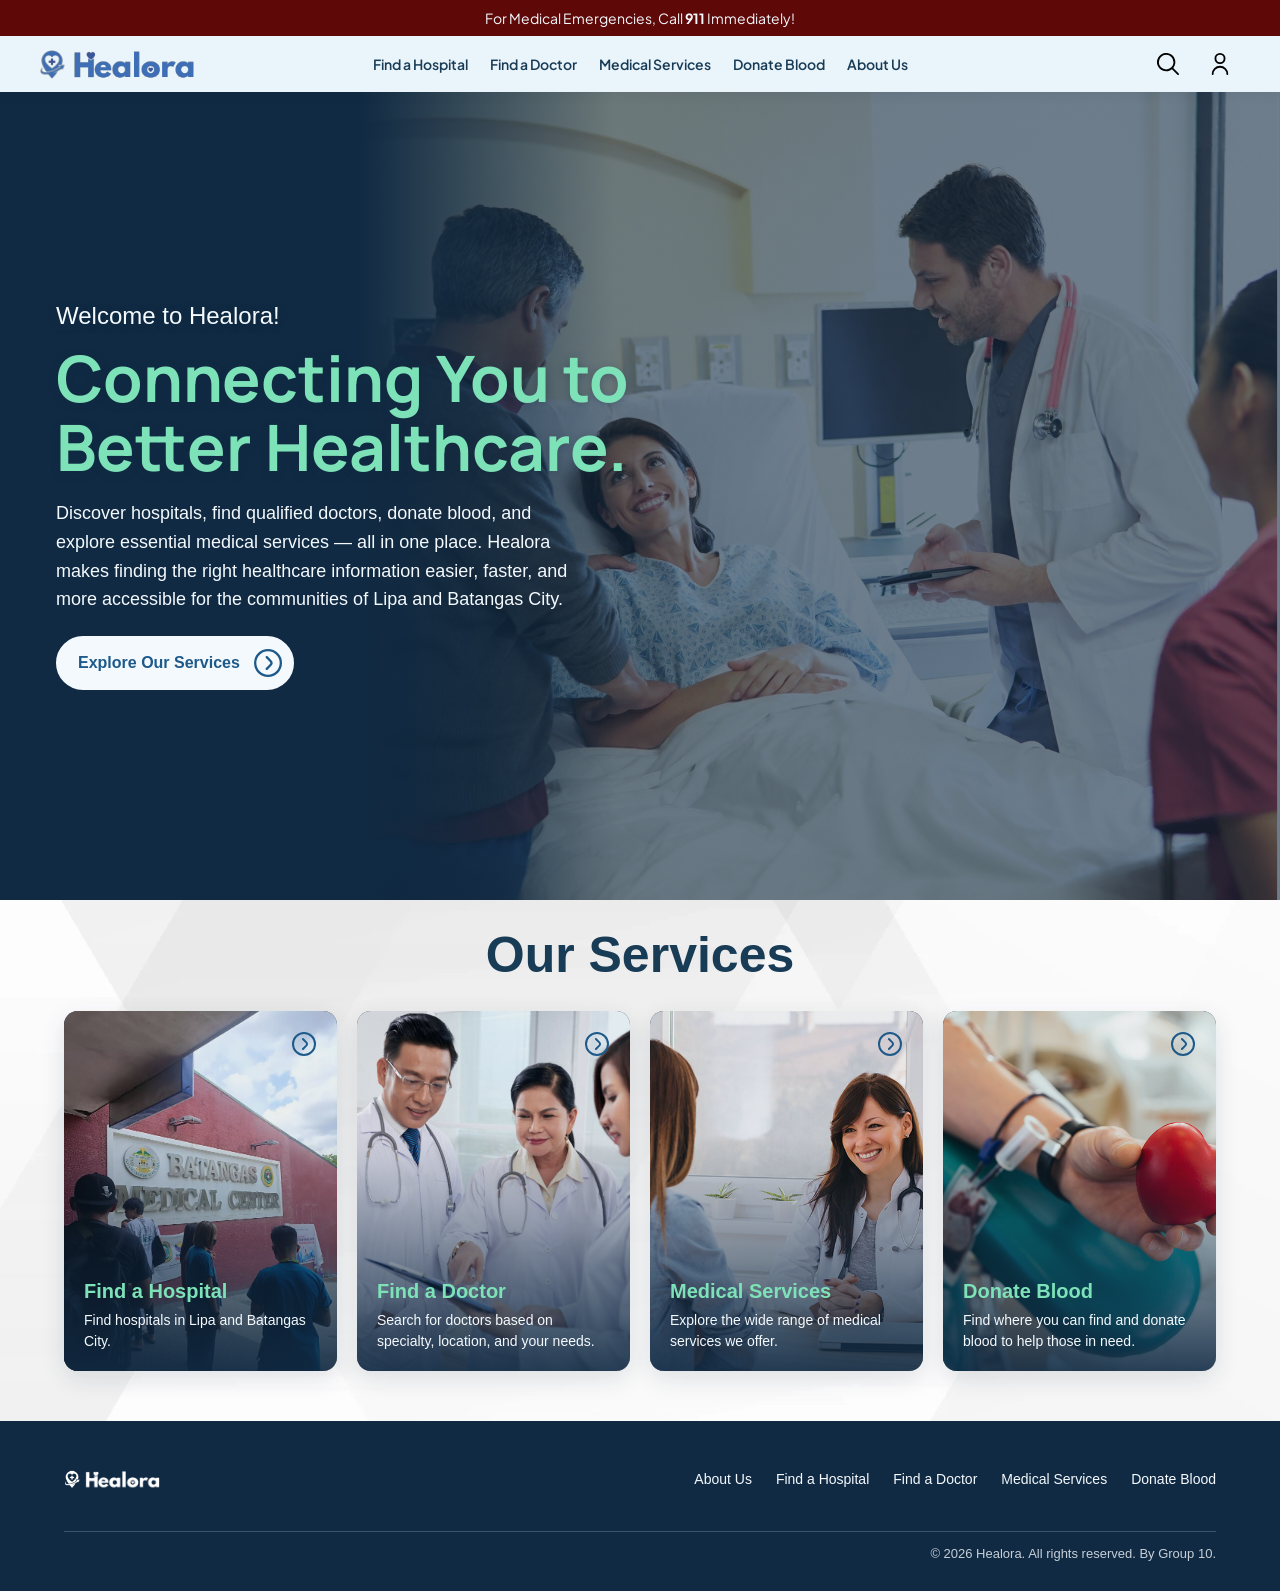
<file: index.html>
<!DOCTYPE html>
<html lang="en">

<head>
  <meta charset="UTF-8">
  <meta name="viewport" content="width=device-width, initial-scale=1.0">
  <title>Home - Healora</title>
  <link rel="icon" type="image/svg+xml" href="Icons/ICON.svg">
  <link href="https://fonts.googleapis.com/css2?family=Manrope:wght@400;500;600;700;800&family=Plus+Jakarta+Sans:wght@400;500;600;700&display=swap" rel="stylesheet">
  <link rel="stylesheet" href="home.css">
</head>

<body class="home-page">

  <header>
    <div class="container">
      <p>For Medical Emergencies, Call <strong>911</strong> Immediately!</p>
    </div>
    <div class="header-main">
      <a class="logo" href="index.html">
        <img src="Icons/LOGO 2.svg" alt="Healora Logo">
      </a>

      <div class="header-nav">
        <ul>
          <li><a href="hospitals.html">Find a Hospital</a></li>
          <li><a href="doctors.html">Find a Doctor</a></li>
          <li><a href="services.html">Medical Services</a></li>
          <li><a href="blood.html">Donate Blood</a></li>
          <li><a href="about.html">About Us</a></li>
        </ul>
      </div>

      <div class="header-actions">
        <a href="doctors.html#doctor-list" class="icon-button" aria-label="Search">
          <img src="Icons/search.svg" alt="" aria-hidden="true">
        </a>
        <a href="index.html" class="icon-button profile-button" aria-label="User profile">
          <img src="Icons/user.svg" alt="" aria-hidden="true">
        </a>
      </div>
    </div>
  </header>

  <main>
    <section class="hero">
      <div class="hero-bg">
        <img src="Home pics/Main.svg" alt="Healthcare professionals providing patient care">
      </div>

      <div class="hero-heading">
        <p class="welcome-heading">Welcome to Healora!</p>
        <h1>Connecting You to Better Healthcare.</h1>
        <p>Discover hospitals, find qualified doctors, donate blood, and explore essential medical services — all in one place. Healora makes finding the right healthcare information easier, faster, and more accessible for the communities of Lipa and Batangas City.</p>
      </div>

      <a class="hero-button" href="#explore-services">
        <span>Explore Our Services</span>
        <img src="Icons/arrow.svg" alt="">
      </a>
    </section>

    <section class="services-section" id="explore-services">
      <h2>Our Services</h2>
      <div class="service-grid">
        <a class="service-card" href="hospitals.html">
          <h3>Find a Hospital</h3>
          <div class="service-image">
            <img src="Hospitals/BATMC.webp" alt="Hospital" width="400">
          </div>
          <p>Find hospitals in Lipa and Batangas City.</p>
          <span class="card-arrow" aria-hidden="true">
            <img src="Icons/arrow.svg" alt="">
          </span>
        </a>

        <a class="service-card" href="doctors.html">
          <h3>Find a Doctor</h3>
          <div class="service-image">
            <img src="Home pics/dok.jpg" alt="Doctor" width="400">
          </div>
          <p>Search for doctors based on specialty, location, and your needs.</p>
          <span class="card-arrow" aria-hidden="true">
            <img src="Icons/arrow.svg" alt="">
          </span>
        </a>

        <a class="service-card" href="services.html">
          <h3>Medical Services</h3>
          <div class="service-image">
            <img src="Home pics/appointment.jpg" alt="Medical Services" width="400">
          </div>
          <p>Explore the wide range of medical services we offer.</p>
          <span class="card-arrow" aria-hidden="true">
            <img src="Icons/arrow.svg" alt="">
          </span>
        </a>

        <a class="service-card" href="blood.html">
          <h3>Donate Blood</h3>
          <div class="service-image">
            <img src="Home pics/dugo.jpg" alt="Blood donation" width="400">
          </div>
          <p>Find where you can find and donate blood to help those in need.</p>
          <span class="card-arrow" aria-hidden="true">
            <img src="Icons/arrow.svg" alt="">
          </span>
        </a>
      </div>
    </section>
  </main>

  <footer>
    <div class="footer-content">
      <div class="footer-logo">
        <a href="index.html">
          <img src="Icons/LOGO 2.svg" alt="Healora Logo">
        </a>
      </div>
      <div class="footer-nav">
        <ul>
          <li><a href="about.html">About Us</a></li>
          <li><a href="hospitals.html">Find a Hospital</a></li>
          <li><a href="doctors.html">Find a Doctor</a></li>
          <li><a href="services.html">Medical Services</a></li>
          <li><a href="blood.html">Donate Blood</a></li>
        </ul>
      </div>
      <p class="footer-copy">© 2026 Healora. All rights reserved. By Group 10.</p>
    </div>
  </footer>

</body>

</html>
</file>
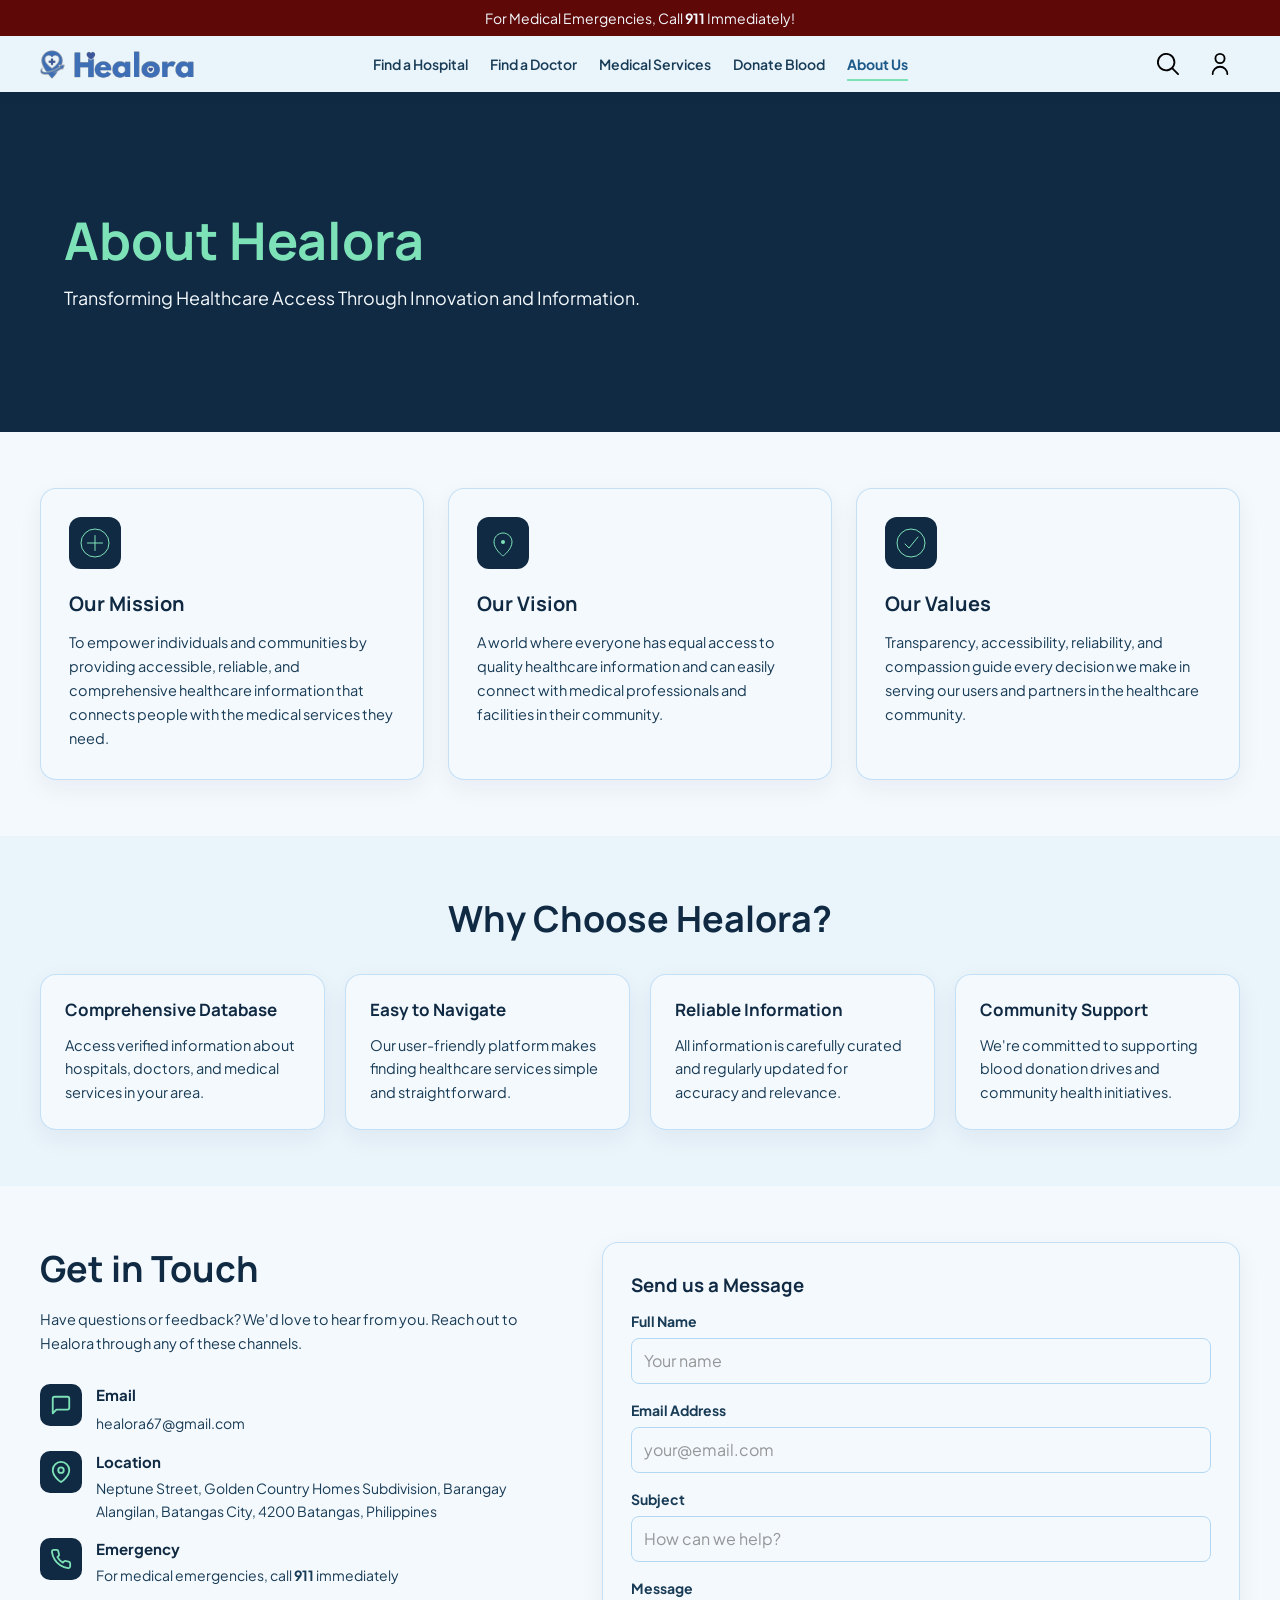
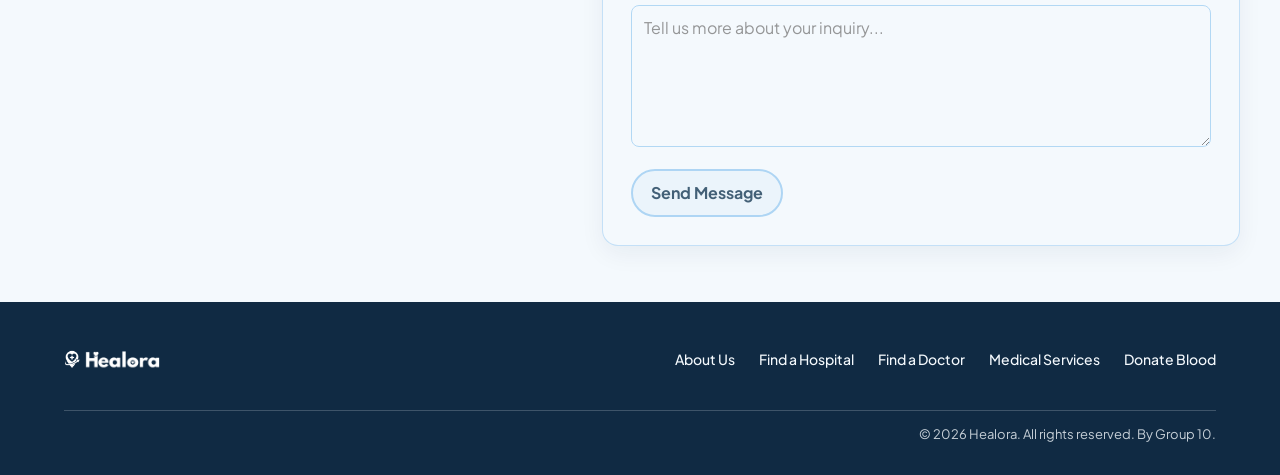
<file: about.html>
<!DOCTYPE html>
<html lang="en">

<head>
  <meta charset="UTF-8">
  <meta name="viewport" content="width=device-width, initial-scale=1.0">
  <title>About Us - Healora</title>
  <link rel="icon" type="image/svg+xml" href="Icons/ICON.svg">
  <link href="https://fonts.googleapis.com/css2?family=Manrope:wght@400;500;600;700;800&family=Plus+Jakarta+Sans:wght@400;500;600;700&display=swap" rel="stylesheet">

  <link rel="stylesheet" href="about.css">

</head>

<body class="interior-page">

  <header>
    <div class="container">
      <p>For Medical Emergencies, Call <strong>911</strong> Immediately!</p>
    </div>
    <div class="header-main">
      <a class="logo" href="index.html" aria-label="Home">
        <img src="Icons/LOGO 2.svg" alt="Healora Logo">
      </a>

      <div class="header-nav">
        <ul>
          <li><a href="hospitals.html">Find a Hospital</a></li>
          <li><a href="doctors.html">Find a Doctor</a></li>
          <li><a href="services.html">Medical Services</a></li>
          <li><a href="blood.html">Donate Blood</a></li>
          <li><a href="#about-section" class="active-link" aria-current="page">About Us</a></li>
        </ul>
      </div>

      <div class="header-actions">
        <a href="doctors.html#doctor-list" class="icon-button" aria-label="Search">
          <img src="Icons/search.svg" alt="" aria-hidden="true">
        </a>
        <a href="index.html" class="icon-button profile-button" aria-label="User profile">
          <img src="Icons/user.svg" alt="" aria-hidden="true">
        </a>
      </div>
    </div>
  </header>

  <main>
    <section class="about-hero" id="about-section">
      <div class="about-hero-content">
        <h1>About Healora</h1>
        <p>Transforming Healthcare Access Through Innovation and Information.</p>
      </div>
    </section>

    <section class="mission-section">
      <div class="mission-container">
        <div class="mission-card">
          <div class="mission-icon">
            <svg viewBox="0 0 60 60" fill="none" xmlns="http://www.w3.org/2000/svg">
              <circle cx="30" cy="30" r="28" stroke="currentColor" stroke-width="2"/>
              <path d="M30 15v30M15 30h30" stroke="currentColor" stroke-width="2" stroke-linecap="round"/>
            </svg>
          </div>
          <h3>Our Mission</h3>
          <p>To empower individuals and communities by providing accessible, reliable, and comprehensive healthcare information that connects people with the medical services they need.</p>
        </div>

        <div class="mission-card">
          <div class="mission-icon">
            <svg viewBox="0 0 60 60" fill="none" xmlns="http://www.w3.org/2000/svg">
              <path d="M30 10C20 10 12 18 12 28c0 15 18 28 18 28s18-13 18-28c0-10-8-18-18-18z" stroke="currentColor" stroke-width="2" fill="none"/>
              <circle cx="30" cy="28" r="4" fill="currentColor"/>
            </svg>
          </div>
          <h3>Our Vision</h3>
          <p>A world where everyone has equal access to quality healthcare information and can easily connect with medical professionals and facilities in their community.</p>
        </div>

        <div class="mission-card">
          <div class="mission-icon">
            <svg viewBox="0 0 60 60" fill="none" xmlns="http://www.w3.org/2000/svg">
              <path d="M18 32L26 40L44 18" stroke="currentColor" stroke-width="2" stroke-linecap="round" stroke-linejoin="round"/>
              <circle cx="30" cy="30" r="28" stroke="currentColor" stroke-width="2"/>
            </svg>
          </div>
          <h3>Our Values</h3>
          <p>Transparency, accessibility, reliability, and compassion guide every decision we make in serving our users and partners in the healthcare community.</p>
        </div>
      </div>
    </section>

    <section class="why-section">
      <div class="why-container">
        <h2>Why Choose Healora?</h2>
        <div class="features-grid">
          <div class="feature-item">
            <h4>Comprehensive Database</h4>
            <p>Access verified information about hospitals, doctors, and medical services in your area.</p>
          </div>
          <div class="feature-item">
            <h4>Easy to Navigate</h4>
            <p>Our user-friendly platform makes finding healthcare services simple and straightforward.</p>
          </div>
          <div class="feature-item">
            <h4>Reliable Information</h4>
            <p>All information is carefully curated and regularly updated for accuracy and relevance.</p>
          </div>
          <div class="feature-item">
            <h4>Community Support</h4>
            <p>We're committed to supporting blood donation drives and community health initiatives.</p>
          </div>
        </div>
      </div>
    </section>

    <section class="contact-section">
      <div class="contact-container">
        <div class="contact-info">
          <h2>Get in Touch</h2>
          <p>Have questions or feedback? We'd love to hear from you. Reach out to Healora through any of these channels.</p>

          <div class="contact-details">
            <div class="contact-item">
              <div class="contact-icon">
                <svg viewBox="0 0 24 24" fill="none" stroke="currentColor" stroke-width="2" stroke-linecap="round" stroke-linejoin="round">
                  <path d="M21 15a2 2 0 0 1-2 2H7l-4 4V5a2 2 0 0 1 2-2h14a2 2 0 0 1 2 2z"></path>
                </svg>
              </div>
              <div class="contact-text">
                <h4>Email</h4>
                <a href="mailto:healora67@gmail.com">healora67@gmail.com</a>
              </div>
            </div>

            <div class="contact-item">
              <div class="contact-icon">
                <svg viewBox="0 0 24 24" fill="none" stroke="currentColor" stroke-width="2" stroke-linecap="round" stroke-linejoin="round">
                  <path d="M21 10c0 7-9 13-9 13s-9-6-9-13a9 9 0 0 1 18 0z"></path>
                  <circle cx="12" cy="10" r="3"></circle>
                </svg>
              </div>
              <div class="contact-text">
                <h4>Location</h4>
                <p>Neptune Street, Golden Country Homes Subdivision, Barangay Alangilan, Batangas City, 4200 Batangas, Philippines</p>
              </div>
            </div>

            <div class="contact-item">
              <div class="contact-icon">
                <svg viewBox="0 0 24 24" fill="none" stroke="currentColor" stroke-width="2" stroke-linecap="round" stroke-linejoin="round">
                  <path d="M22 16.92v3a2 2 0 0 1-2.18 2 19.79 19.79 0 0 1-8.63-3.07 19.5 19.5 0 0 1-6-6 19.79 19.79 0 0 1-3.07-8.67A2 2 0 0 1 4.11 2h3a2 2 0 0 1 2 1.72 12.84 12.84 0 0 0 .7 2.81 2 2 0 0 1-.45 2.11L8.09 9.91a16 16 0 0 0 6 6l1.27-1.27a2 2 0 0 1 2.11-.45 12.84 12.84 0 0 0 2.81.7A2 2 0 0 1 22 16.92z"></path>
                </svg>
              </div>
              <div class="contact-text">
                <h4>Emergency</h4>
                <p>For medical emergencies, call <strong>911</strong> immediately</p>
              </div>
            </div>
          </div>
        </div>

        <div class="contact-form" role="group" aria-labelledby="contact-form-title">
          <h3 id="contact-form-title">Send us a Message</h3>

          <div class="form-group">
            <label for="name">Full Name</label>
            <input type="text" id="name" disabled placeholder="Your name">
          </div>

          <div class="form-group">
            <label for="email">Email Address</label>
            <input type="email" id="email" disabled placeholder="your@email.com">
          </div>

          <div class="form-group">
            <label for="subject">Subject</label>
            <input type="text" id="subject" disabled placeholder="How can we help?">
          </div>

          <div class="form-group">
            <label for="message">Message</label>
            <textarea id="message" rows="5" disabled placeholder="Tell us more about your inquiry..."></textarea>
          </div>

          <button type="button" class="submit-button" disabled>Send Message</button>
        </div>
      </div>
    </section>
  </main>

  <footer>
    <div class="footer-content">
      <div class="footer-logo">
        <img src="Icons/LOGO 2.svg" alt="Healora logo">
      </div>
      <div class="footer-nav">
        <ul>
          <li><a href="about.html">About Us</a></li>
          <li><a href="hospitals.html">Find a Hospital</a></li>
          <li><a href="doctors.html">Find a Doctor</a></li>
          <li><a href="services.html">Medical Services</a></li>
          <li><a href="blood.html">Donate Blood</a></li>
        </ul>
      </div>
      <p class="footer-copy">&copy; 2026 Healora. All rights reserved. By Group 10.</p>
    </div>
  </footer>

</body>

</html>
</file>
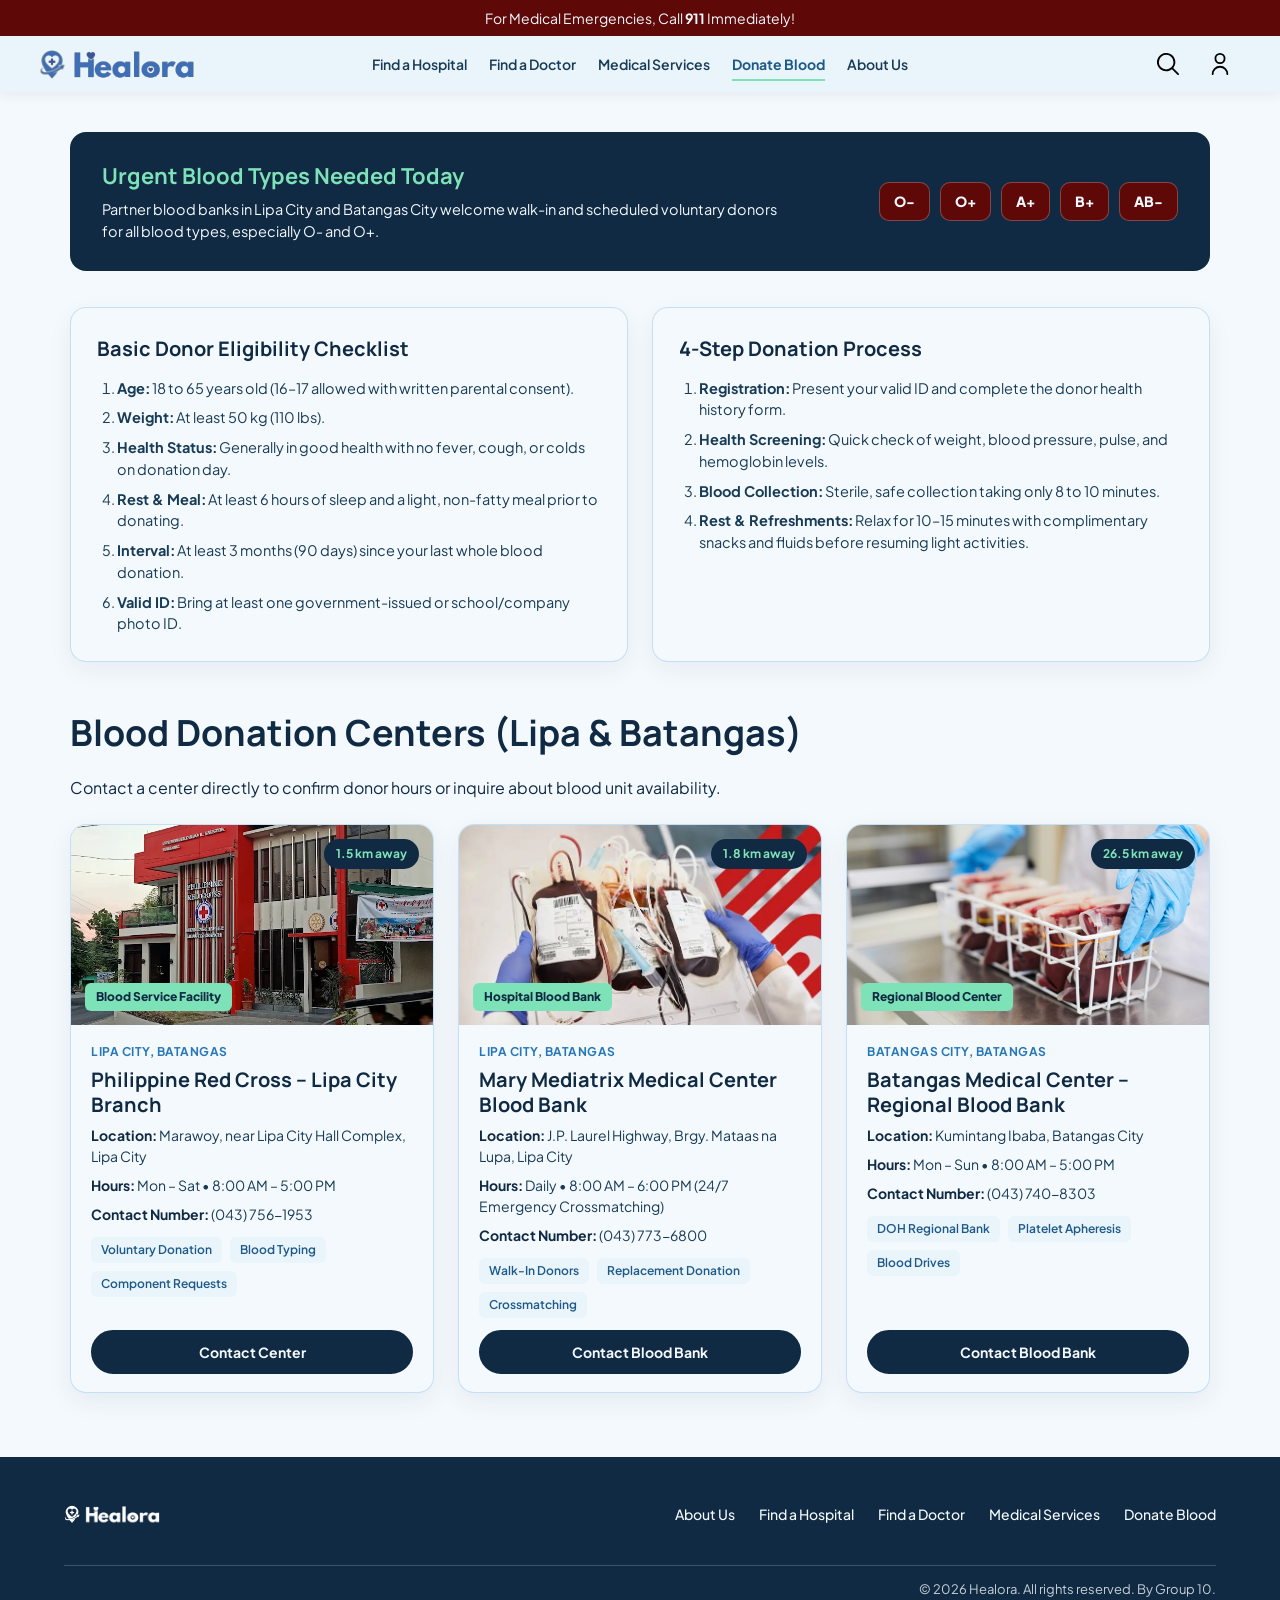
<file: blood.html>
<!DOCTYPE html>
<html lang="en">

<head>
  <meta charset="UTF-8">
  <meta name="viewport" content="width=device-width, initial-scale=1.0">
  <title>Donate Blood | Healora</title>
  <link rel="icon" type="image/svg+xml" href="Icons/ICON.svg">
  <link href="https://fonts.googleapis.com/css2?family=Manrope:wght@400;500;600;700;800&family=Plus+Jakarta+Sans:wght@400;500;600;700&display=swap" rel="stylesheet">
  <link rel="stylesheet" href="hospitals.css">
  <link rel="stylesheet" href="blood.css">
</head>

<body class="interior-page">

  <header>
    <div class="container">
      <p>For Medical Emergencies, Call <strong>911</strong> Immediately!</p>
    </div>
    <div class="header-main">
      <a class="logo" href="index.html" aria-label="Home">
        <img src="Icons/LOGO 2.svg" alt="Healora Logo">
      </a>

      <div class="header-nav">
        <ul>
          <li><a href="hospitals.html">Find a Hospital</a></li>
          <li><a href="doctors.html">Find a Doctor</a></li>
          <li><a href="services.html">Medical Services</a></li>
          <li><a href="blood.html" class="active-link">Donate Blood</a></li>
          <li><a href= "about.html">About Us</a></li>
        </ul>
      </div>

      <div class="header-actions">
        <a href="blood.html#centers" class="icon-button" aria-label="Search">
          <img src="Icons/search.svg" alt="" aria-hidden="true">
        </a>
        <a href="index.html" class="icon-button profile-button" aria-label="User profile">
          <img src="Icons/user.svg" alt="" aria-hidden="true">
        </a>
      </div>
    </div>
  </header>

  <main>
    <div class="content-wrapper">

      <!-- Blood Supply Alert Banner -->
      <div class="blood-banner">
        <div>
          <h2>Urgent Blood Types Needed Today</h2>
          <p>Partner blood banks in Lipa City and Batangas City welcome walk-in and scheduled voluntary donors for all blood types, especially O- and O+.</p>
        </div>
        <div class="blood-types-row" aria-label="Urgently needed blood types">
          <span class="blood-type-chip">O-</span>
          <span class="blood-type-chip">O+</span>
          <span class="blood-type-chip">A+</span>
          <span class="blood-type-chip">B+</span>
          <span class="blood-type-chip">AB-</span>
        </div>
      </div>

      <!-- Eligibility & Donation Process -->
      <div class="two-col-info">
        <div class="info-panel">
          <h3>Basic Donor Eligibility Checklist</h3>
          <ol>
            <li><strong>Age:</strong> 18 to 65 years old (16–17 allowed with written parental consent).</li>
            <li><strong>Weight:</strong> At least 50 kg (110 lbs).</li>
            <li><strong>Health Status:</strong> Generally in good health with no fever, cough, or colds on donation day.</li>
            <li><strong>Rest & Meal:</strong> At least 6 hours of sleep and a light, non-fatty meal prior to donating.</li>
            <li><strong>Interval:</strong> At least 3 months (90 days) since your last whole blood donation.</li>
            <li><strong>Valid ID:</strong> Bring at least one government-issued or school/company photo ID.</li>
          </ol>
        </div>

        <div class="info-panel">
          <h3>4-Step Donation Process</h3>
          <ol>
            <li><strong>Registration:</strong> Present your valid ID and complete the donor health history form.</li>
            <li><strong>Health Screening:</strong> Quick check of weight, blood pressure, pulse, and hemoglobin levels.</li>
            <li><strong>Blood Collection:</strong> Sterile, safe collection taking only 8 to 10 minutes.</li>
            <li><strong>Rest & Refreshments:</strong> Relax for 10–15 minutes with complimentary snacks and fluids before resuming light activities.</li>
          </ol>
        </div>
      </div>

      <!-- Accredited Blood Donation Centers -->
      <div class="section-header" id="centers">
        <div>
          <h2>Blood Donation Centers (Lipa & Batangas)</h2>
          <p>Contact a center directly to confirm donor hours or inquire about blood unit availability.</p>
        </div>
      </div>

      <div class="hospital-grid">

        <!-- Center 1 -->
        <article class="hospital-card">
          <div class="hospital-img-wrap">
            <img src="Blood Bank/Red Cross Lipa.webp" alt="Philippine Red Cross Lipa City Chapter">
            <span class="distance-badge">1.5 km away</span>
            <span class="er-badge">Blood Service Facility</span>
          </div>
          <div class="hospital-body">
            <span class="hospital-area">Lipa City, Batangas</span>
            <h3>Philippine Red Cross – Lipa City Branch</h3>
            <ul class="hospital-meta">
              <li><strong>Location:</strong> Marawoy, near Lipa City Hall Complex, Lipa City</li>
              <li><strong>Hours:</strong> Mon – Sat • 8:00 AM – 5:00 PM</li>
              <li><strong>Contact Number:</strong> (043) 756-1953</li>
            </ul>
            <div class="hospital-tags">
              <span>Voluntary Donation</span>
              <span>Blood Typing</span>
              <span>Component Requests</span>
            </div>
            <div class="hospital-actions">
              <a href="tel:0437561953" class="btn-primary">Contact Center</a>
            </div>
          </div>
        </article>

        <!-- Center 2 -->
        <article class="hospital-card">
          <div class="hospital-img-wrap">
            <img src="Blood Bank/Mary Mediatrix Blood Bank.jpg" alt="Mary Mediatrix Blood Bank">
            <span class="distance-badge">1.8 km away</span>
            <span class="er-badge">Hospital Blood Bank</span>
          </div>
          <div class="hospital-body">
            <span class="hospital-area">Lipa City, Batangas</span>
            <h3>Mary Mediatrix Medical Center Blood Bank</h3>
            <ul class="hospital-meta">
              <li><strong>Location:</strong> J.P. Laurel Highway, Brgy. Mataas na Lupa, Lipa City</li>
              <li><strong>Hours:</strong> Daily • 8:00 AM – 6:00 PM (24/7 Emergency Crossmatching)</li>
              <li><strong>Contact Number:</strong> (043) 773-6800</li>
            </ul>
            <div class="hospital-tags">
              <span>Walk-In Donors</span>
              <span>Replacement Donation</span>
              <span>Crossmatching</span>
            </div>
            <div class="hospital-actions">
              <a href="tel:0437736800" class="btn-primary">Contact Blood Bank</a>
            </div>
          </div>
        </article>

        <!-- Center 3 -->
        <article class="hospital-card">
          <div class="hospital-img-wrap">
            <img src="Blood Bank/BATMC blood bank.jpg" alt="Batangas Medical Center Regional Blood Center">
            <span class="distance-badge">26.5 km away</span>
            <span class="er-badge">Regional Blood Center</span>
          </div>
          <div class="hospital-body">
            <span class="hospital-area">Batangas City, Batangas</span>
            <h3>Batangas Medical Center – Regional Blood Bank</h3>
            <ul class="hospital-meta">
              <li><strong>Location:</strong> Kumintang Ibaba, Batangas City</li>
              <li><strong>Hours:</strong> Mon – Sun • 8:00 AM – 5:00 PM</li>
              <li><strong>Contact Number:</strong> (043) 740-8303</li>
            </ul>
            <div class="hospital-tags">
              <span>DOH Regional Bank</span>
              <span>Platelet Apheresis</span>
              <span>Blood Drives</span>
            </div>
            <div class="hospital-actions">
              <a href="tel:0437408303" class="btn-primary">Contact Blood Bank</a>
            </div>
          </div>
        </article>

      </div>
    </div>
  </main>

  <footer>
    <div class="footer-content">
      <div class="footer-logo">
        <a href="index.html">
          <img src="Icons/LOGO 2.svg" alt="Healora Logo">
        </a>
      </div>
      <div class="footer-nav">
        <ul>
          <li><a href="about.html">About Us</a></li>
          <li><a href="hospitals.html">Find a Hospital</a></li>
          <li><a href="doctors.html">Find a Doctor</a></li>
          <li><a href="services.html">Medical Services</a></li>
          <li><a href="blood.html">Donate Blood</a></li>
        </ul>
      </div>
      <p class="footer-copy">© 2026 Healora. All rights reserved. By Group 10.</p>
    </div>
  </footer>

</body>

</html>
</file>
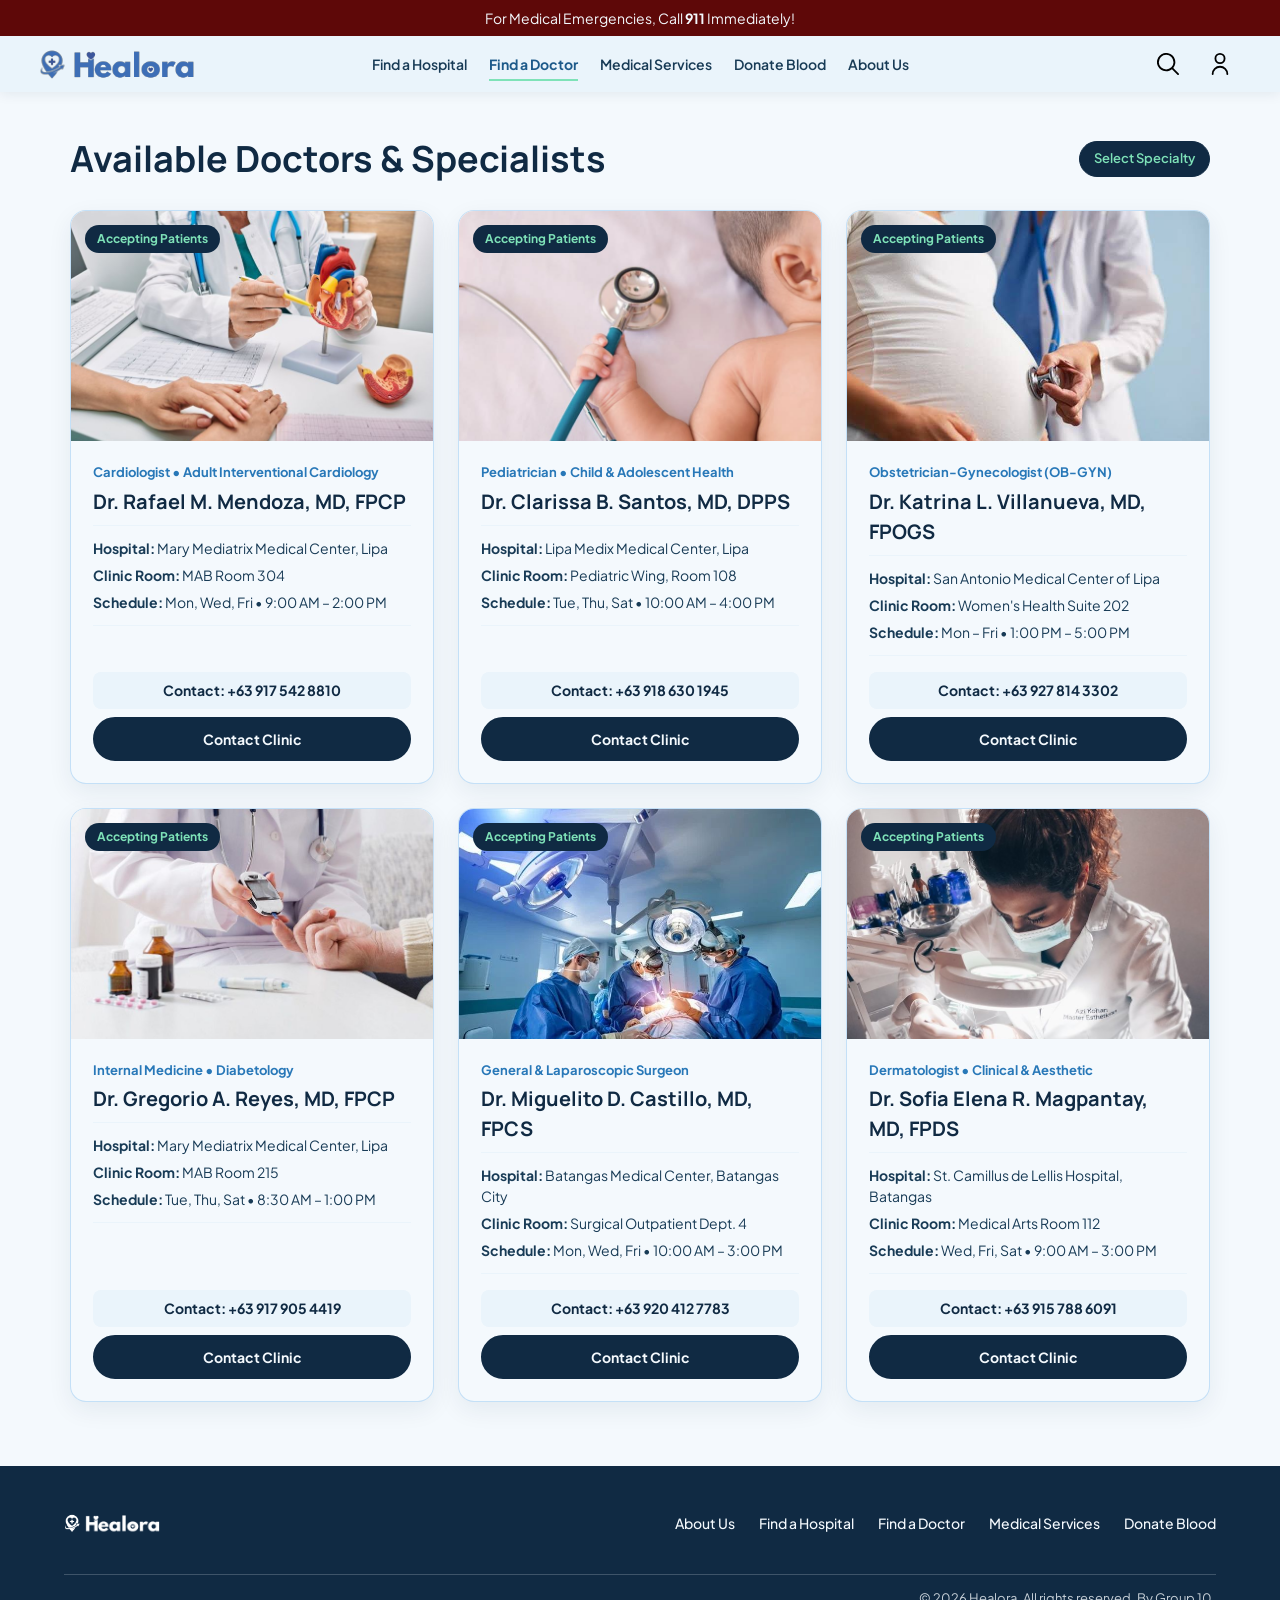
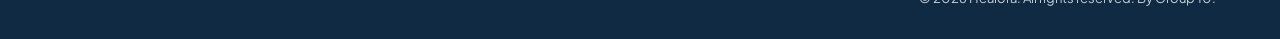
<file: doctors.html>
<!DOCTYPE html>
<html lang="en">

<head>
  <meta charset="UTF-8">
  <meta name="viewport" content="width=device-width, initial-scale=1.0">
  <title>Find a Doctor - Healora</title>
  <link rel="icon" type="image/svg+xml" href="Icons/ICON.svg">
  <link href="https://fonts.googleapis.com/css2?family=Manrope:wght@400;500;600;700;800&family=Plus+Jakarta+Sans:wght@400;500;600;700&display=swap" rel="stylesheet">
  <link rel="stylesheet" href="doctors.css">
</head>

<body class="interior-page">

  <header>
    <div class="container">
      <p>For Medical Emergencies, Call <strong>911</strong> Immediately!</p>
    </div>
    <div class="header-main">
      <a class="logo" href="index.html" aria-label="Home">
        <img src="Icons/LOGO 2.svg" alt="Healora Logo">
      </a>

      <div class="header-nav">
        <ul>
          <li><a href="hospitals.html">Find a Hospital</a></li>
          <li><a href="doctors.html" class="active-link">Find a Doctor</a></li>
          <li><a href="services.html">Medical Services</a></li>
          <li><a href="blood.html">Donate Blood</a></li>
          <li><a href="about.html">About Us</a></li>
        </ul>
      </div>

      <div class="header-actions">
        <a href="doctors.html#doctor-list" class="icon-button" aria-label="Search">
          <img src="Icons/search.svg" alt="" aria-hidden="true">
        </a>
        <a href="index.html" class="icon-button profile-button" aria-label="User profile">
          <img src="Icons/user.svg" alt="" aria-hidden="true">
        </a>
      </div>
    </div>
  </header>

  <main>
    <div class="content-wrapper" id="doctor-list">
      <div class="section-header">
        <div>
          <h2>Available Doctors & Specialists</h2>
        </div>
        <div class="filter-pills">
          <span class="filter-pill active">Select Specialty</span>
        </div>
      </div>

      <div class="doctor-grid">

        <!-- Doctor 1 -->
        <article class="doctor-card" id="cardiology">
          <div class="doctor-photo">
            <img src="Doctors/Cardiologist_.jpg" alt="Dr. Rafael M. Mendoza">
            <span class="status-pill">Accepting Patients</span>
          </div>
          <div class="doctor-info">
            <span class="doctor-specialty">Cardiologist • Adult Interventional Cardiology</span>
            <h3>Dr. Rafael M. Mendoza, MD, FPCP</h3>
            <ul class="doctor-details">
              <li><strong>Hospital:</strong> Mary Mediatrix Medical Center, Lipa</li>
              <li><strong>Clinic Room:</strong> MAB Room 304</li>
              <li><strong>Schedule:</strong> Mon, Wed, Fri • 9:00 AM – 2:00 PM</li>
            </ul>
            <div class="doctor-contact-box">
              <div class="doctor-phone">Contact: +63 917 542 8810</div>
              <a href="tel:+639175428810" class="btn-primary">Contact Clinic</a>
            </div>
          </div>
        </article>

        <!-- Doctor 2 -->
        <article class="doctor-card" id="pediatrics">
          <div class="doctor-photo">
            <img src="Doctors/Pediatrician_.jpg" alt="Dr. Clarissa B. Santos">
            <span class="status-pill">Accepting Patients</span>
          </div>
          <div class="doctor-info">
            <span class="doctor-specialty">Pediatrician • Child & Adolescent Health</span>
            <h3>Dr. Clarissa B. Santos, MD, DPPS</h3>
            <ul class="doctor-details">
              <li><strong>Hospital:</strong> Lipa Medix Medical Center, Lipa</li>
              <li><strong>Clinic Room:</strong> Pediatric Wing, Room 108</li>
              <li><strong>Schedule:</strong> Tue, Thu, Sat • 10:00 AM – 4:00 PM</li>
            </ul>
            <div class="doctor-contact-box">
              <div class="doctor-phone">Contact: +63 918 630 1945</div>
              <a href="tel:+639186301945" class="btn-primary">Contact Clinic</a>
            </div>
          </div>
        </article>

        <!-- Doctor 3 -->
        <article class="doctor-card" id="obgyn">
          <div class="doctor-photo">
            <img src="Doctors/Obstetrician_.jpg" alt="Dr. Katrina L. Villanueva">
            <span class="status-pill">Accepting Patients</span>
          </div>
          <div class="doctor-info">
            <span class="doctor-specialty">Obstetrician-Gynecologist (OB-GYN)</span>
            <h3>Dr. Katrina L. Villanueva, MD, FPOGS</h3>
            <ul class="doctor-details">
              <li><strong>Hospital:</strong> San Antonio Medical Center of Lipa</li>
              <li><strong>Clinic Room:</strong> Women's Health Suite 202</li>
              <li><strong>Schedule:</strong> Mon – Fri • 1:00 PM – 5:00 PM</li>
            </ul>
            <div class="doctor-contact-box">
              <div class="doctor-phone">Contact: +63 927 814 3302</div>
              <a href="tel:+639278143302" class="btn-primary">Contact Clinic</a>
            </div>
          </div>
        </article>

        <!-- Doctor 4 -->
        <article class="doctor-card" id="internal">
          <div class="doctor-photo">
            <img src="Doctors/Internal_Diabetology.jpg" alt="Dr. Gregorio A. Reyes">
            <span class="status-pill">Accepting Patients</span>
          </div>
          <div class="doctor-info">
            <span class="doctor-specialty">Internal Medicine • Diabetology</span>
            <h3>Dr. Gregorio A. Reyes, MD, FPCP</h3>
            <ul class="doctor-details">
              <li><strong>Hospital:</strong> Mary Mediatrix Medical Center, Lipa</li>
              <li><strong>Clinic Room:</strong> MAB Room 215</li>
              <li><strong>Schedule:</strong> Tue, Thu, Sat • 8:30 AM – 1:00 PM</li>
            </ul>
            <div class="doctor-contact-box">
              <div class="doctor-phone">Contact: +63 917 905 4419</div>
              <a href="tel:+639179054419" class="btn-primary">Contact Clinic</a>
            </div>
          </div>
        </article>

        <!-- Doctor 5 -->
        <article class="doctor-card" id="surgery">
          <div class="doctor-photo">
            <img src="Doctors/Laparoscopic Surgeon_.jpg" alt="Dr. Miguelito D. Castillo">
            <span class="status-pill">Accepting Patients</span>
          </div>
          <div class="doctor-info">
            <span class="doctor-specialty">General & Laparoscopic Surgeon</span>
            <h3>Dr. Miguelito D. Castillo, MD, FPCS</h3>
            <ul class="doctor-details">
              <li><strong>Hospital:</strong> Batangas Medical Center, Batangas City</li>
              <li><strong>Clinic Room:</strong> Surgical Outpatient Dept. 4</li>
              <li><strong>Schedule:</strong> Mon, Wed, Fri • 10:00 AM – 3:00 PM</li>
            </ul>
            <div class="doctor-contact-box">
              <div class="doctor-phone">Contact: +63 920 412 7783</div>
              <a href="tel:+639204127783" class="btn-primary">Contact Clinic</a>
            </div>
          </div>
        </article>

        <!-- Doctor 6 -->
        <article class="doctor-card">
          <div class="doctor-photo">
            <img src="Doctors/Dermatologist_.jpg" alt="Dr. Sofia Elena R. Magpantay">
            <span class="status-pill">Accepting Patients</span>
          </div>
          <div class="doctor-info">
            <span class="doctor-specialty">Dermatologist • Clinical & Aesthetic</span>
            <h3>Dr. Sofia Elena R. Magpantay, MD, FPDS</h3>
            <ul class="doctor-details">
              <li><strong>Hospital:</strong> St. Camillus de Lellis Hospital, Batangas</li>
              <li><strong>Clinic Room:</strong> Medical Arts Room 112</li>
              <li><strong>Schedule:</strong> Wed, Fri, Sat • 9:00 AM – 3:00 PM</li>
            </ul>
            <div class="doctor-contact-box">
              <div class="doctor-phone">Contact: +63 915 788 6091</div>
              <a href="tel:+639157886091" class="btn-primary">Contact Clinic</a>
            </div>
          </div>
        </article>
      </div>
  </main>

  <footer>
    <div class="footer-content">
      <div class="footer-logo">
        <a href="index.html">
          <img src="Icons/LOGO 2.svg" alt="Healora Logo">
        </a>
      </div>
      <div class="footer-nav">
        <ul>
          <li><a href="about.html">About Us</a></li>
          <li><a href="hospitals.html">Find a Hospital</a></li>
          <li><a href="doctors.html">Find a Doctor</a></li>
          <li><a href="services.html">Medical Services</a></li>
          <li><a href="blood.html">Donate Blood</a></li>
        </ul>
      </div>
      <p class="footer-copy">© 2026 Healora. All rights reserved. By Group 10.</p>
    </div>
  </footer>

</body>

</html>
</file>
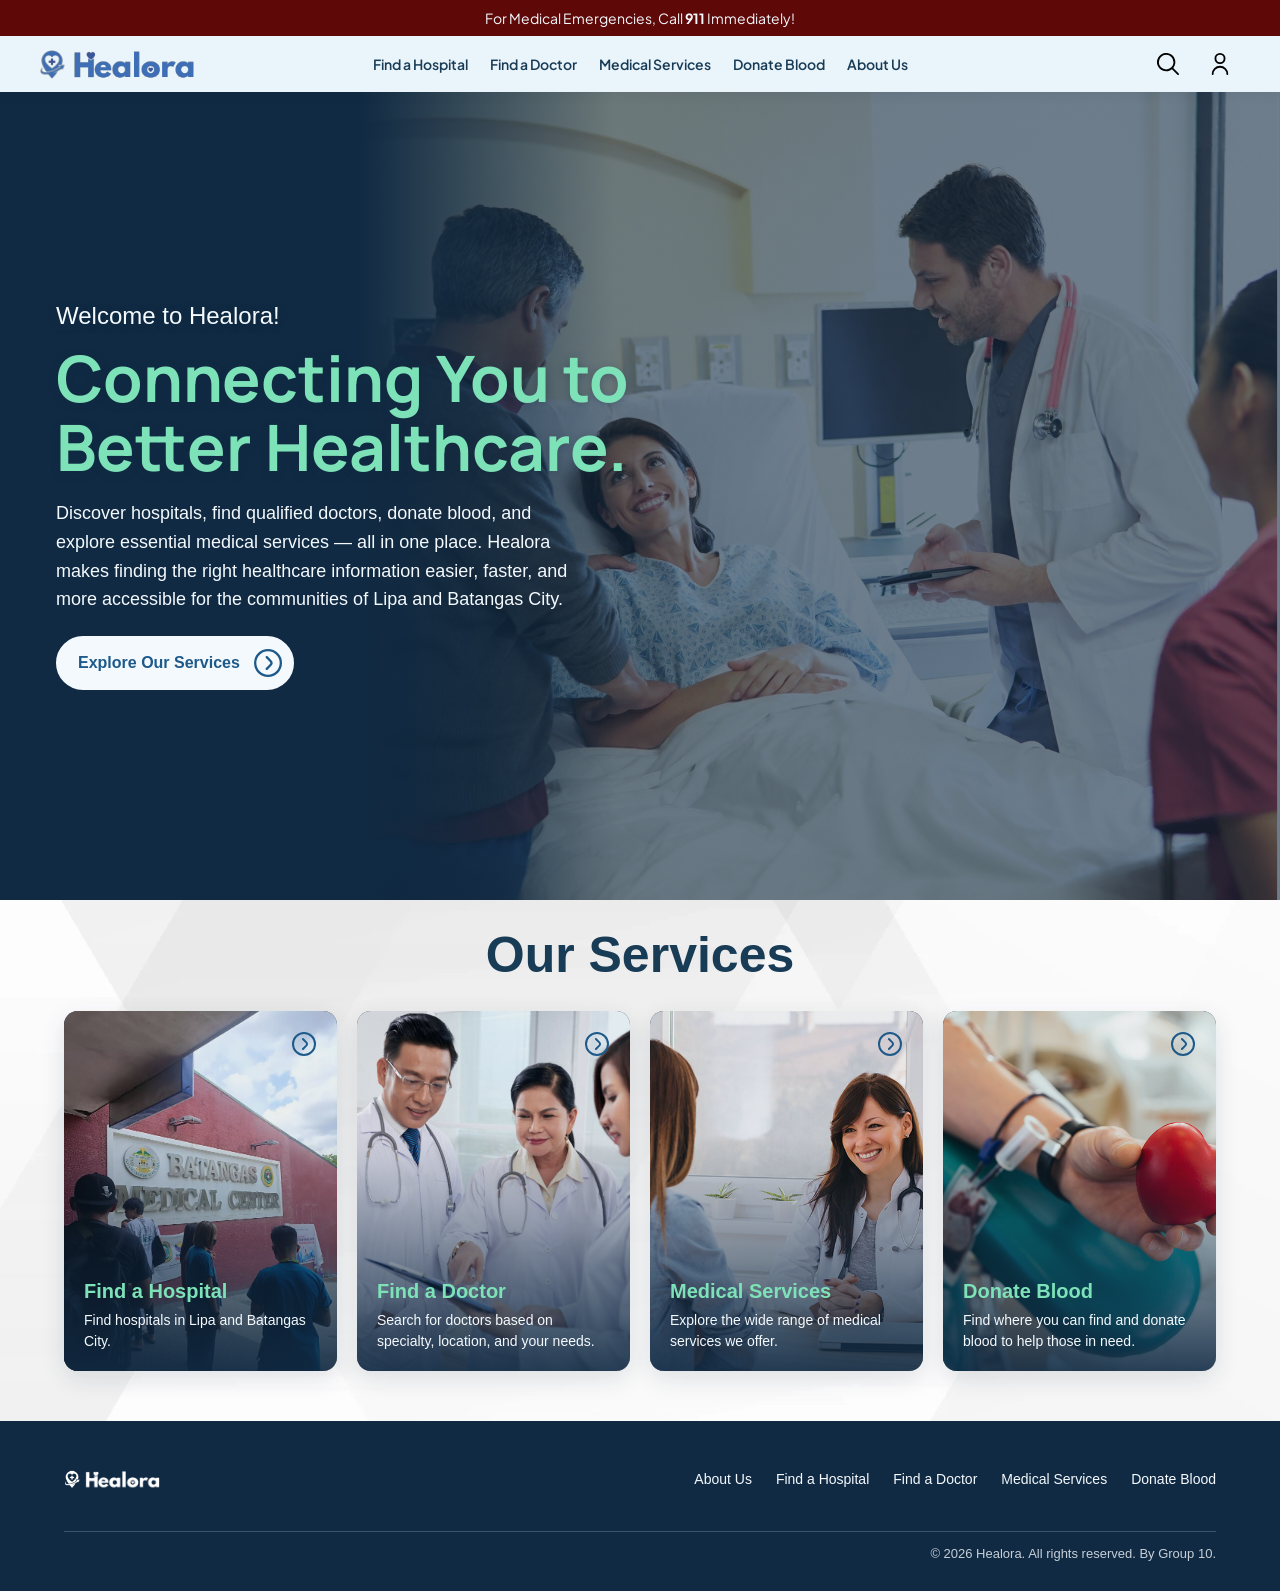
<file: home.html>
<!DOCTYPE html>
<html lang="en">

<head>
  <meta charset="UTF-8">
  <meta name="viewport" content="width=device-width, initial-scale=1.0">
  <title>Home - Healora</title>
  <link rel="icon" type="image/svg+xml" href="Icons/ICON.svg">
  <link href="https://fonts.googleapis.com/css2?family=Manrope:wght@400;500;600;700;800&family=Plus+Jakarta+Sans:wght@400;500;600;700&display=swap" rel="stylesheet">
  <link rel="stylesheet" href="home.css">
</head>

<body class="home-page">

  <header>
    <div class="container">
      <p>For Medical Emergencies, Call <strong>911</strong> Immediately!</p>
    </div>
    <div class="header-main">
      <a class="logo" href="home.html">
        <img src="Icons/LOGO 2.svg" alt="Healora Logo">
      </a>

      <div class="header-nav">
        <ul>
          <li><a href="hospitals.html">Find a Hospital</a></li>
          <li><a href="doctors.html">Find a Doctor</a></li>
          <li><a href="services.html">Medical Services</a></li>
          <li><a href="blood.html">Donate Blood</a></li>
          <li><a href="about.html">About Us</a></li>
        </ul>
      </div>

      <div class="header-actions">
        <a href="doctors.html#doctor-list" class="icon-button" aria-label="Search">
          <img src="Icons/search.svg" alt="" aria-hidden="true">
        </a>
        <a href="home.html" class="icon-button profile-button" aria-label="User profile">
          <img src="Icons/user.svg" alt="" aria-hidden="true">
        </a>
      </div>
    </div>
  </header>

  <main>
    <section class="hero">
      <div class="hero-bg">
        <img src="Home pics/Main.svg" alt="Healthcare professionals providing patient care">
      </div>

      <div class="hero-heading">
        <p class="welcome-heading">Welcome to Healora!</p>
        <h1>Connecting You to Better Healthcare.</h1>
        <p>Discover hospitals, find qualified doctors, donate blood, and explore essential medical services — all in one place. Healora makes finding the right healthcare information easier, faster, and more accessible for the communities of Lipa and Batangas City.</p>
      </div>

      <a class="hero-button" href="#explore-services">
        <span>Explore Our Services</span>
        <img src="Icons/arrow.svg" alt="">
      </a>
    </section>

    <section class="services-section" id="explore-services">
      <h2>Our Services</h2>
      <div class="service-grid">
        <a class="service-card" href="hospitals.html">
          <h3>Find a Hospital</h3>
          <div class="service-image">
            <img src="Hospitals/BATMC.webp" alt="Hospital" width="400">
          </div>
          <p>Find hospitals in Lipa and Batangas City.</p>
          <span class="card-arrow" aria-hidden="true">
            <img src="Icons/arrow.svg" alt="">
          </span>
        </a>

        <a class="service-card" href="doctors.html">
          <h3>Find a Doctor</h3>
          <div class="service-image">
            <img src="Home pics/dok.jpg" alt="Doctor" width="400">
          </div>
          <p>Search for doctors based on specialty, location, and your needs.</p>
          <span class="card-arrow" aria-hidden="true">
            <img src="Icons/arrow.svg" alt="">
          </span>
        </a>

        <a class="service-card" href="services.html">
          <h3>Medical Services</h3>
          <div class="service-image">
            <img src="Home pics/appointment.jpg" alt="Medical Services" width="400">
          </div>
          <p>Explore the wide range of medical services we offer.</p>
          <span class="card-arrow" aria-hidden="true">
            <img src="Icons/arrow.svg" alt="">
          </span>
        </a>

        <a class="service-card" href="blood.html">
          <h3>Donate Blood</h3>
          <div class="service-image">
            <img src="Home pics/dugo.jpg" alt="Blood donation" width="400">
          </div>
          <p>Find where you can find and donate blood to help those in need.</p>
          <span class="card-arrow" aria-hidden="true">
            <img src="Icons/arrow.svg" alt="">
          </span>
        </a>
      </div>
    </section>
  </main>

  <footer>
    <div class="footer-content">
      <div class="footer-logo">
        <a href="home.html">
          <img src="Icons/LOGO 2.svg" alt="Healora Logo">
        </a>
      </div>
      <div class="footer-nav">
        <ul>
          <li><a href="about.html">About Us</a></li>
          <li><a href="hospitals.html">Find a Hospital</a></li>
          <li><a href="doctors.html">Find a Doctor</a></li>
          <li><a href="services.html">Medical Services</a></li>
          <li><a href="blood.html">Donate Blood</a></li>
        </ul>
      </div>
      <p class="footer-copy">&copy; 2026 Healora. All rights reserved. By Group 10.</p>
    </div>
  </footer>

</body>

</html>
</file>
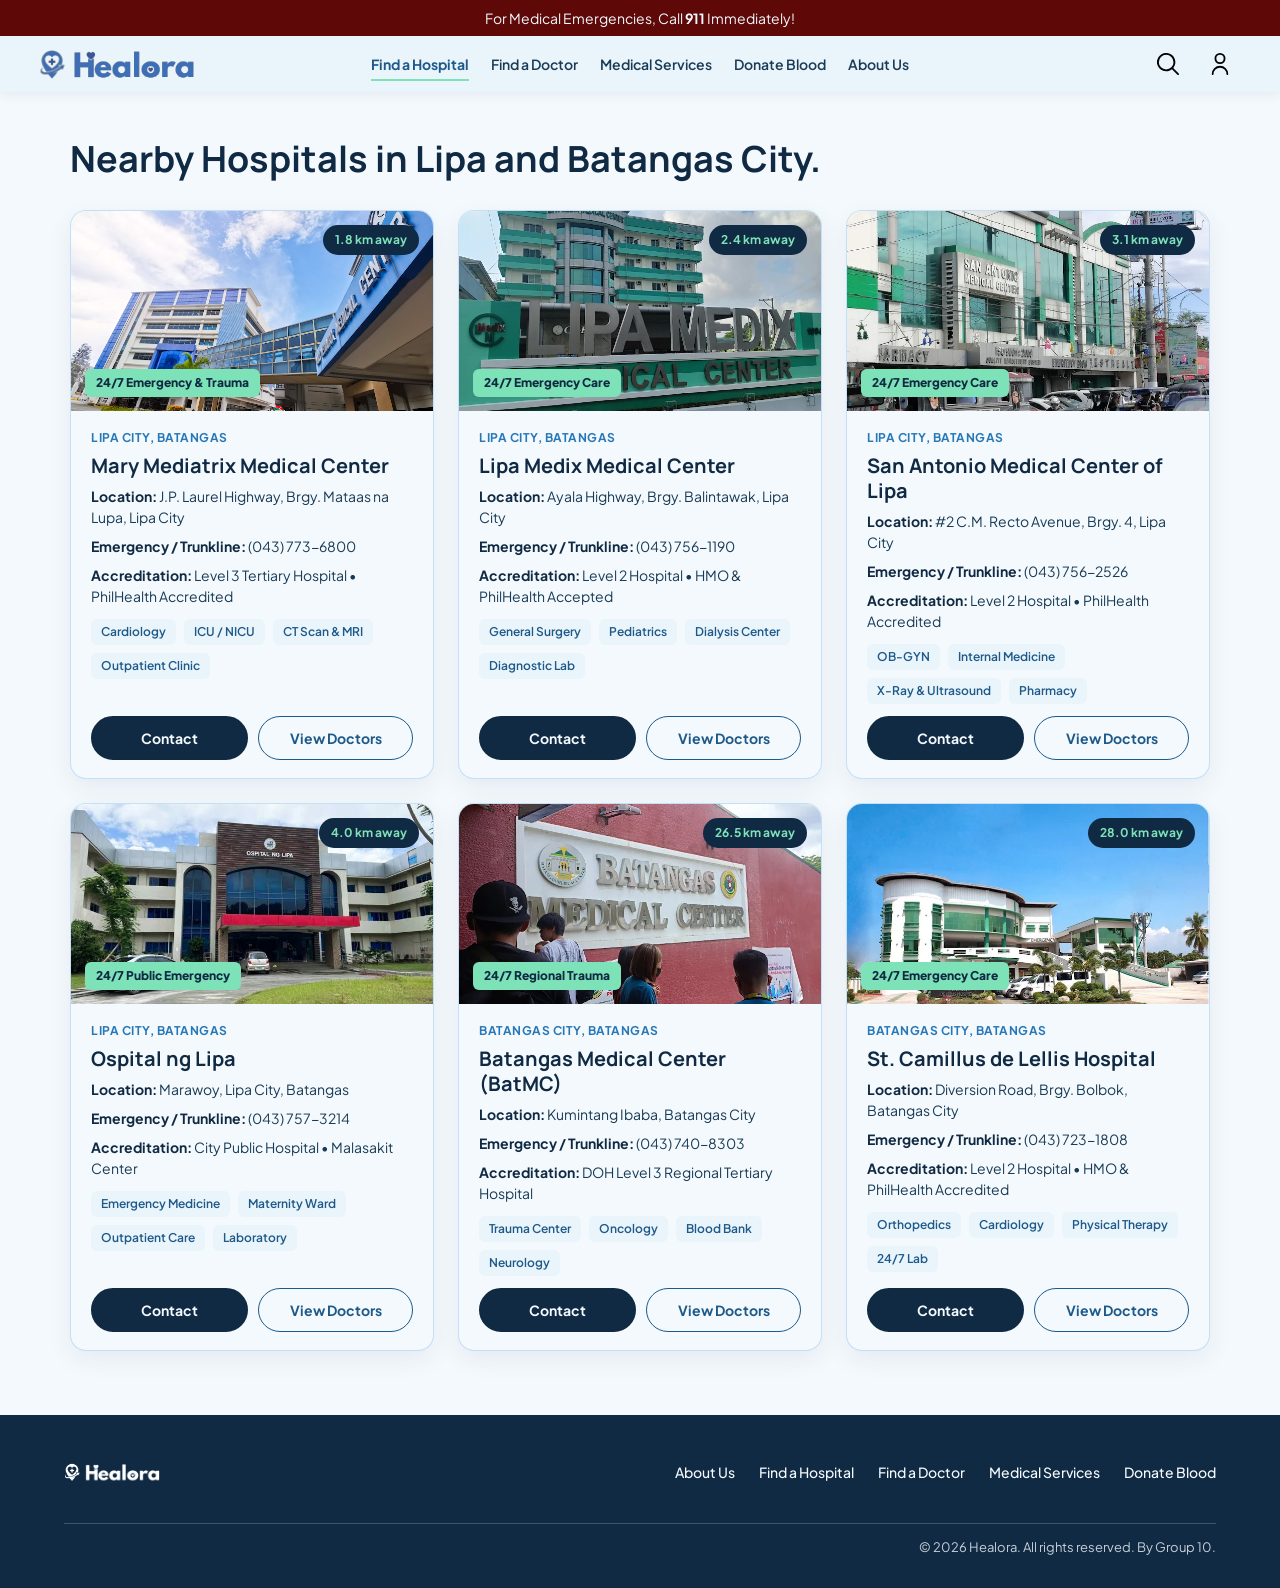
<file: hospitals.html>
<!DOCTYPE html>
<html lang="en">

<head>
  <meta charset="UTF-8">
  <meta name="viewport" content="width=device-width, initial-scale=1.0">
  <title>Find a Hospital - Healora</title>
  <link rel="icon" type="image/svg+xml" href="Icons/ICON.svg">
  <link href="https://fonts.googleapis.com/css2?family=Manrope:wght@400;500;600;700;800&family=Plus+Jakarta+Sans:wght@400;500;600;700&display=swap" rel="stylesheet">
  <link rel="stylesheet" href="hospitals.css">
</head>

<body class="interior-page">

  <header>
    <div class="container">
      <p>For Medical Emergencies, Call <strong>911</strong> Immediately!</p>
    </div>
    <div class="header-main">
      <a class="logo" href="index.html" aria-label="Home">
        <img src="Icons/LOGO 2.svg" alt="Healora Logo">
      </a>

      <div class="header-nav">
        <ul>
          <li><a href="hospitals.html" class="active-link" aria-current="page">Find a Hospital</a></li>
          <li><a href="doctors.html">Find a Doctor</a></li>
          <li><a href="services.html">Medical Services</a></li>
          <li><a href="blood.html">Donate Blood</a></li>
          <li><a href="about.html">About Us</a></li>
        </ul>
      </div>

      <div class="header-actions">
        <a href="hospitals.html#directory" class="icon-button" aria-label="Search">
          <img src="Icons/search.svg" alt="" aria-hidden="true">
        </a>
        <a href="index.html" class="icon-button profile-button" aria-label="User profile">
          <img src="Icons/user.svg" alt="" aria-hidden="true">
        </a>
      </div>
    </div>
  </header>

  <main>
    <div class="content-wrapper" id="directory">
      <div class="section-header">
        <div>
          <h1>Nearby Hospitals in Lipa and Batangas City.</h1>
        </div>
      </div>

      <div class="hospital-grid">
        <article class="hospital-card">
          <div class="hospital-img-wrap">
            <img src="Hospitals/Merymediatrix.webp" alt="Mary Mediatrix Medical Center">
            <span class="distance-badge">1.8 km away</span>
            <span class="er-badge">24/7 Emergency & Trauma</span>
          </div>
          <div class="hospital-body">
            <span class="hospital-area">Lipa City, Batangas</span>
            <h3>Mary Mediatrix Medical Center</h3>
            <ul class="hospital-meta">
              <li><strong>Location:</strong> J.P. Laurel Highway, Brgy. Mataas na Lupa, Lipa City</li>
              <li><strong>Emergency / Trunkline:</strong> (043) 773-6800</li>
              <li><strong>Accreditation:</strong> Level 3 Tertiary Hospital • PhilHealth Accredited</li>
            </ul>
            <div class="hospital-tags">
              <span>Cardiology</span>
              <span>ICU / NICU</span>
              <span>CT Scan & MRI</span>
              <span>Outpatient Clinic</span>
            </div>
            <div class="hospital-actions">
              <a href="tel:0437736800" class="btn-primary">Contact</a>
              <a href="doctors.html" class="btn-outline">View Doctors</a>
            </div>
          </div>
        </article>

        <article class="hospital-card">
          <div class="hospital-img-wrap">
            <img src="Hospitals/Lipa Medix.webp" alt="Lipa Medix Medical Center">
            <span class="distance-badge">2.4 km away</span>
            <span class="er-badge">24/7 Emergency Care</span>
          </div>
          <div class="hospital-body">
            <span class="hospital-area">Lipa City, Batangas</span>
            <h3>Lipa Medix Medical Center</h3>
            <ul class="hospital-meta">
              <li><strong>Location:</strong> Ayala Highway, Brgy. Balintawak, Lipa City</li>
              <li><strong>Emergency / Trunkline:</strong> (043) 756-1190</li>
              <li><strong>Accreditation:</strong> Level 2 Hospital • HMO & PhilHealth Accepted</li>
            </ul>
            <div class="hospital-tags">
              <span>General Surgery</span>
              <span>Pediatrics</span>
              <span>Dialysis Center</span>
              <span>Diagnostic Lab</span>
            </div>
            <div class="hospital-actions">
              <a href="tel:0437561190" class="btn-primary">Contact</a>
              <a href="doctors.html" class="btn-outline">View Doctors</a>
            </div>
          </div>
        </article>

        <article class="hospital-card">
          <div class="hospital-img-wrap">
            <img src="Hospitals/San Antonio.webp" alt="San Antonio Medical Center of Lipa">
            <span class="distance-badge">3.1 km away</span>
            <span class="er-badge">24/7 Emergency Care</span>
          </div>
          <div class="hospital-body">
            <span class="hospital-area">Lipa City, Batangas</span>
            <h3>San Antonio Medical Center of Lipa</h3>
            <ul class="hospital-meta">
              <li><strong>Location:</strong> #2 C.M. Recto Avenue, Brgy. 4, Lipa City</li>
              <li><strong>Emergency / Trunkline:</strong> (043) 756-2526</li>
              <li><strong>Accreditation:</strong> Level 2 Hospital • PhilHealth Accredited</li>
            </ul>
            <div class="hospital-tags">
              <span>OB-GYN</span>
              <span>Internal Medicine</span>
              <span>X-Ray & Ultrasound</span>
              <span>Pharmacy</span>
            </div>
            <div class="hospital-actions">
              <a href="tel:0437562526" class="btn-primary">Contact</a>
              <a href="doctors.html" class="btn-outline">View Doctors</a>
            </div>
          </div>
        </article>

        <article class="hospital-card">
          <div class="hospital-img-wrap">
            <img src="Hospitals/Ospital ng Lipa.jpg" alt="Ospital ng Lipa">
            <span class="distance-badge">4.0 km away</span>
            <span class="er-badge">24/7 Public Emergency</span>
          </div>
          <div class="hospital-body">
            <span class="hospital-area">Lipa City, Batangas</span>
            <h3>Ospital ng Lipa</h3>
            <ul class="hospital-meta">
              <li><strong>Location:</strong> Marawoy, Lipa City, Batangas</li>
              <li><strong>Emergency / Trunkline:</strong> (043) 757-3214</li>
              <li><strong>Accreditation:</strong> City Public Hospital • Malasakit Center</li>
            </ul>
            <div class="hospital-tags">
              <span>Emergency Medicine</span>
              <span>Maternity Ward</span>
              <span>Outpatient Care</span>
              <span>Laboratory</span>
            </div>
            <div class="hospital-actions">
              <a href="tel:0437573214" class="btn-primary">Contact</a>
              <a href="doctors.html" class="btn-outline">View Doctors</a>
            </div>
          </div>
        </article>

        <article class="hospital-card">
          <div class="hospital-img-wrap">
            <img src="Hospitals/BATMC.webp" alt="Batangas Medical Center">
            <span class="distance-badge">26.5 km away</span>
            <span class="er-badge">24/7 Regional Trauma</span>
          </div>
          <div class="hospital-body">
            <span class="hospital-area">Batangas City, Batangas</span>
            <h3>Batangas Medical Center (BatMC)</h3>
            <ul class="hospital-meta">
              <li><strong>Location:</strong> Kumintang Ibaba, Batangas City</li>
              <li><strong>Emergency / Trunkline:</strong> (043) 740-8303</li>
              <li><strong>Accreditation:</strong> DOH Level 3 Regional Tertiary Hospital</li>
            </ul>
            <div class="hospital-tags">
              <span>Trauma Center</span>
              <span>Oncology</span>
              <span>Blood Bank</span>
              <span>Neurology</span>
            </div>
            <div class="hospital-actions">
              <a href="tel:0437408303" class="btn-primary">Contact</a>
              <a href="doctors.html" class="btn-outline">View Doctors</a>
            </div>
          </div>
        </article>

        <article class="hospital-card">
          <div class="hospital-img-wrap">
            <img src="Hospitals/St. Camillus.webp" alt="St. Camillus de Lellis Hospital">
            <span class="distance-badge">28.0 km away</span>
            <span class="er-badge">24/7 Emergency Care</span>
          </div>
          <div class="hospital-body">
            <span class="hospital-area">Batangas City, Batangas</span>
            <h3>St. Camillus de Lellis Hospital</h3>
            <ul class="hospital-meta">
              <li><strong>Location:</strong> Diversion Road, Brgy. Bolbok, Batangas City</li>
              <li><strong>Emergency / Trunkline:</strong> (043) 723-1808</li>
              <li><strong>Accreditation:</strong> Level 2 Hospital • HMO & PhilHealth Accredited</li>
            </ul>
            <div class="hospital-tags">
              <span>Orthopedics</span>
              <span>Cardiology</span>
              <span>Physical Therapy</span>
              <span>24/7 Lab</span>
            </div>
            <div class="hospital-actions">
              <a href="tel:0437231808" class="btn-primary">Contact</a>
              <a href="doctors.html" class="btn-outline">View Doctors</a>
            </div>
          </div>
        </article>
      </div>
    </div>
  </main>

  <footer>
    <div class="footer-content">
      <div class="footer-logo">
        <a href="index.html">
          <img src="Icons/LOGO 2.svg" alt="Healora Logo">
        </a>
      </div>
      <div class="footer-nav">
        <ul>
          <li><a href="about.html">About Us</a></li>
          <li><a href="hospitals.html">Find a Hospital</a></li>
          <li><a href="doctors.html">Find a Doctor</a></li>
          <li><a href="services.html">Medical Services</a></li>
          <li><a href="blood.html">Donate Blood</a></li>
        </ul>
      </div>
      <p class="footer-copy">© 2026 Healora. All rights reserved. By Group 10.</p>
    </div>
  </footer>

</body>

</html>
</file>
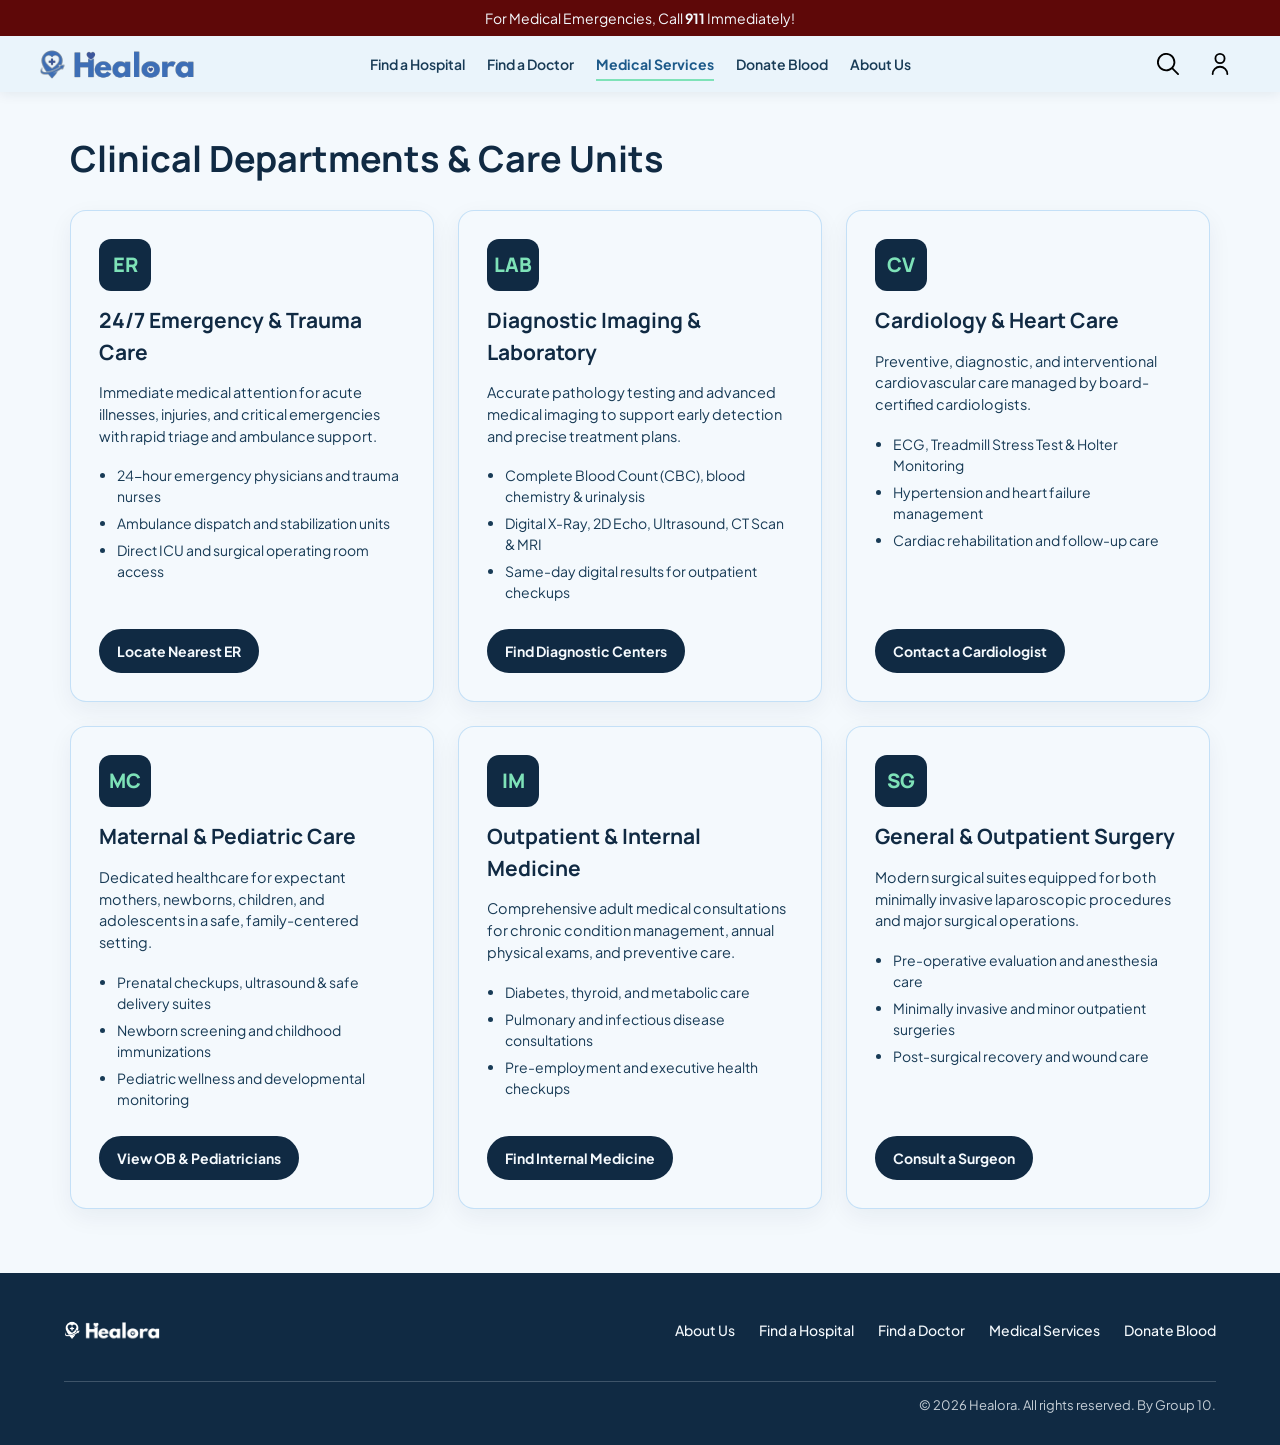
<file: services.html>
<!DOCTYPE html>
<html lang="en">

<head>
  <meta charset="UTF-8">
  <meta name="viewport" content="width=device-width, initial-scale=1.0">
  <title>Medical Services - Healora</title>
  <link rel="icon" type="image/svg+xml" href="Icons/ICON.svg">
  <link href="https://fonts.googleapis.com/css2?family=Manrope:wght@400;500;600;700;800&family=Plus+Jakarta+Sans:wght@400;500;600;700&display=swap" rel="stylesheet">
  <link rel="stylesheet" href="services.css">
</head>

<body class="interior-page">

  <header>
    <div class="container">
      <p>For Medical Emergencies, Call <strong>911</strong> Immediately!</p>
    </div>
    <div class="header-main">
      <a class="logo" href="index.html" aria-label="Home">
        <img src="Icons/LOGO 2.svg" alt="Healora Logo">
      </a>

      <div class="header-nav">
        <ul>
          <li><a href="hospitals.html">Find a Hospital</a></li>
          <li><a href="doctors.html">Find a Doctor</a></li>
          <li><a href="services.html" class="active-link">Medical Services</a></li>
          <li><a href="blood.html">Donate Blood</a></li>
          <li><a href="about.html">About Us</a></li>
        </ul>
      </div>

      <div class="header-actions">
        <a href="services.html#departments" class="icon-button" aria-label="Search">
          <img src="Icons/search.svg" alt="" aria-hidden="true">
        </a>
        <a href="index.html" class="icon-button profile-button" aria-label="User profile">
          <img src="Icons/user.svg" alt="" aria-hidden="true">
        </a>
      </div>
    </div>
  </header>

  <main>
    <div class="content-wrapper" id="departments">
      <div class="section-header">
        <div>
          <h2>Clinical Departments & Care Units</h2>
        </div>
      </div>

      <div class="services-detail-grid">

        <!-- Service 1 -->
        <article class="service-detail-card">
          <div class="service-icon-badge">ER</div>
          <h3>24/7 Emergency & Trauma Care</h3>
          <p>Immediate medical attention for acute illnesses, injuries, and critical emergencies with rapid triage and ambulance support.</p>
          <ul class="service-checklist">
            <li>24-hour emergency physicians and trauma nurses</li>
            <li>Ambulance dispatch and stabilization units</li>
            <li>Direct ICU and surgical operating room access</li>
          </ul>
          <a href="hospitals.html" class="btn-primary">Locate Nearest ER</a>
        </article>

        <!-- Service 2 -->
        <article class="service-detail-card">
          <div class="service-icon-badge">LAB</div>
          <h3>Diagnostic Imaging & Laboratory</h3>
          <p>Accurate pathology testing and advanced medical imaging to support early detection and precise treatment plans.</p>
          <ul class="service-checklist">
            <li>Complete Blood Count (CBC), blood chemistry & urinalysis</li>
            <li>Digital X-Ray, 2D Echo, Ultrasound, CT Scan & MRI</li>
            <li>Same-day digital results for outpatient checkups</li>
          </ul>
          <a href="hospitals.html" class="btn-primary">Find Diagnostic Centers</a>
        </article>

        <!-- Service 3 -->
        <article class="service-detail-card">
          <div class="service-icon-badge">CV</div>
          <h3>Cardiology & Heart Care</h3>
          <p>Preventive, diagnostic, and interventional cardiovascular care managed by board-certified cardiologists.</p>
          <ul class="service-checklist">
            <li>ECG, Treadmill Stress Test & Holter Monitoring</li>
            <li>Hypertension and heart failure management</li>
            <li>Cardiac rehabilitation and follow-up care</li>
          </ul>
          <a href="doctors.html#cardiology" class="btn-primary">Contact a Cardiologist</a>
        </article>

        <!-- Service 4 -->
        <article class="service-detail-card">
          <div class="service-icon-badge">MC</div>
          <h3>Maternal & Pediatric Care</h3>
          <p>Dedicated healthcare for expectant mothers, newborns, children, and adolescents in a safe, family-centered setting.</p>
          <ul class="service-checklist">
            <li>Prenatal checkups, ultrasound & safe delivery suites</li>
            <li>Newborn screening and childhood immunizations</li>
            <li>Pediatric wellness and developmental monitoring</li>
          </ul>
          <a href="doctors.html#pediatrics" class="btn-primary">View OB & Pediatricians</a>
        </article>

        <!-- Service 5 -->
        <article class="service-detail-card">
          <div class="service-icon-badge">IM</div>
          <h3>Outpatient & Internal Medicine</h3>
          <p>Comprehensive adult medical consultations for chronic condition management, annual physical exams, and preventive care.</p>
          <ul class="service-checklist">
            <li>Diabetes, thyroid, and metabolic care</li>
            <li>Pulmonary and infectious disease consultations</li>
            <li>Pre-employment and executive health checkups</li>
          </ul>
          <a href="doctors.html#internal" class="btn-primary">Find Internal Medicine</a>
        </article>

        <!-- Service 6 -->
        <article class="service-detail-card">
          <div class="service-icon-badge">SG</div>
          <h3>General & Outpatient Surgery</h3>
          <p>Modern surgical suites equipped for both minimally invasive laparoscopic procedures and major surgical operations.</p>
          <ul class="service-checklist">
            <li>Pre-operative evaluation and anesthesia care</li>
            <li>Minimally invasive and minor outpatient surgeries</li>
            <li>Post-surgical recovery and wound care</li>
          </ul>
          <a href="doctors.html#surgery" class="btn-primary">Consult a Surgeon</a>
        </article>
      </div>
  </main>

  <footer>
    <div class="footer-content">
      <div class="footer-logo">
        <a href="index.html">
          <img src="Icons/LOGO 2.svg" alt="Healora Logo">
        </a>
      </div>
      <div class="footer-nav">
        <ul>
          <li><a href="about.html">About Us</a></li>
          <li><a href="hospitals.html">Find a Hospital</a></li>
          <li><a href="doctors.html">Find a Doctor</a></li>
          <li><a href="services.html">Medical Services</a></li>
          <li><a href="blood.html">Donate Blood</a></li>
        </ul>
      </div>
      <p class="footer-copy">© 2026 Healora. All rights reserved. By Group 10.</p>
    </div>
  </footer>

</body>

</html>
</file>
<file: home.css>
* {
  box-sizing: border-box;
}

:root {
  --navy: #102a43;
  --darkblue: #183b56;
  --deepblue: #1d5a8a;
  --skyblue: #4da3e7;
  --paleblue: #eaf4fb;
  --iceblue: #f4f9fd;
  --red: #5e0808;
  --green: #7ee2b8;
  --header-height: 92px;
}

html {
  scroll-behavior: smooth;
}

.home-page {
  margin: 0;
  color: var(--navy);
  font-family: Helvetica, Arial, sans-serif;
  background: var(--iceblue);
}

.home-page header {
  position: sticky;
  top: 0;
  z-index: 10;
  background: var(--paleblue);
  box-shadow: 0 2px 12px color-mix(in srgb, var(--navy) 8%, transparent);
}

.home-page header .container {
  max-height: 40px;
  overflow: hidden;
}

.home-page header .container p {
  margin: 0;
  padding: 8px 24px;
  color: var(--iceblue);
  background-color: var(--red);
  font-size: 14px;
  font-family: "Plus Jakarta Sans", Helvetica, Arial, sans-serif;
  line-height: 20px;
  text-align: center;
}

.home-page .header-main {
  max-width: 1250px;
  height: 56px;
  margin: 0 auto;
  padding: 0 24px;
  display: grid;
  grid-template-columns: minmax(0, 1fr) auto minmax(0, 1fr);
  align-items: center;
  gap: 40px;
}

.home-page .logo {
  display: inline-flex;
  align-items: center;
  justify-self: start;
}

.home-page .logo img {
  height: 44px;
  display: block;
  transform: scale(2);
  transform-origin: left center;
}

.home-page .header-nav {
  justify-self: center;
}

.home-page .header-nav ul {
  margin: 0;
  padding: 0;
  display: flex;
  justify-content: center;
  gap: 22px;
  list-style: none;
}

.home-page .header-nav a {
  color: var(--darkblue);
  font-family: "Plus Jakarta Sans", Helvetica, Arial, sans-serif;
  font-size: 14px;
  font-weight: 600;
  line-height: 1.5;
  display: inline-block;
}

.home-page .header-actions {
  display: flex;
  align-items: center;
  justify-self: end;
  gap: 10px;
}

.home-page .icon-button {
  width: 42px;
  height: 42px;
  padding: 10px;
  display: inline-flex;
  align-items: center;
  justify-content: center;
  border-radius: 50%;
}

.home-page .icon-button:focus-visible {
  outline: 2px solid var(--blue);
  outline-offset: 2px;
}

.home-page .icon-button img {
  width: 22px;
  height: 22px;
  object-fit: contain;
  display: block;
  filter: brightness(0);
}

.home-page a {
  text-decoration: none;
}

.home-page .hero {
  position: relative;
  min-height: calc(100vh - var(--header-height));
  padding: 0 clamp(24px, 5vw, 56px);
  overflow: hidden;
  display: flex;
  flex-direction: column;
  justify-content: center;
  align-items: flex-start;
  background: var(--paleblue);
}

.home-page .hero::before {
  content: "";
  position: absolute;
  inset: 0;
  z-index: 1;
  background: linear-gradient(
    90deg,
    var(--navy) 0%,
    var(--navy) 28%,
    color-mix(in srgb, var(--navy) 80%, transparent) 38%,
    color-mix(in srgb, var(--navy) 60%, transparent) 48%
  );
  pointer-events: none;
}

.home-page .hero-bg {
  position: absolute;
  inset: 0;
  z-index: 0;
  pointer-events: none;
}

.home-page .hero-bg img {
  width: 100%;
  height: 100%;
  object-fit: cover;
  display: block;
}

.home-page .hero-heading {
  position: relative;
  z-index: 2;
  width: min(760px, 100%);
}

.home-page .hero-heading .welcome-heading {
  margin: 0 0 12px;
  font-size: clamp(1.25rem, 2.2vw, 1.5rem);
  line-height: 1.2;
  color: var(--iceblue);
  text-shadow: 0 2px 8px color-mix(in srgb, var(--navy) 35%, transparent);
}

.home-page .hero-heading h1 {
  max-width: 700px;
  margin-top: 0;
  margin-bottom: 18px;
  font-family: "Manrope", sans-serif;
  font-size: clamp(2.5rem, 5vw, 4rem);
  line-height: 1.08;
  color: var(--green);
  text-shadow: 0 2px 8px color-mix(in srgb, var(--navy) 35%, transparent);
}

.home-page .hero-heading p {
  max-width: 520px;
  margin: 0 0 12px;
  color: var(--iceblue);
  font-size: clamp(1rem, 1.5vw, 1.125rem);
  line-height: 1.6;
}

.home-page .services-section {
  padding: 28px clamp(20px, 5vw, 64px) 50px;
  background: var(--iceblue) url("Home pics/white bg.png") center / cover no-repeat;
  scroll-margin-top: calc(var(--header-height) + 24px);
}

.home-page .services-section > h2 {
  margin: 0 0 28px;
  color: var(--darkblue);
  font-size: 50px;
  text-align: center;
  line-height: 1.1;
}

.home-page .service-grid {
  width: min(1200px, 100%);
  margin: 0 auto;
  display: grid;
  grid-template-columns: repeat(4, minmax(0, 1fr));
  gap: 20px;
}

.home-page .service-card {
  position: relative;
  min-width: 0;
  height: 360px;
  overflow: hidden;
  display: flex;
  flex-direction: column;
  justify-content: flex-end;
  align-items: flex-start;
  gap: 0.4rem;
  padding: 20px;
  border-radius: 14px;
  isolation: isolate;
  background: var(--navy);
  box-shadow: 0 8px 24px color-mix(in srgb, var(--navy) 12%, transparent);
}

.home-page .service-card:focus-visible {
  outline: 3px solid var(--skyblue);
  outline-offset: 3px;
}

.home-page .service-image {
  position: absolute;
  z-index: 0;
  inset: 0;
}

.home-page .service-image::after {
  position: absolute;
  inset: 0;
  background: linear-gradient(
    180deg,
    color-mix(in srgb, var(--navy) 8%, transparent) 35%,
    color-mix(in srgb, var(--navy) 90%, transparent) 100%
  );
  content: "";
  pointer-events: none;
}

.home-page .service-image img {
  width: 100%;
  height: 100%;
  object-fit: cover;
  display: block;
}

.home-page .service-card h3,
.home-page .service-card > p {
  position: relative;
  z-index: 1;
  margin: 0;
  color: var(--iceblue);
}

.home-page .service-card h3 {
  color: var(--green);
  font-size: 20px;
  line-height: 1.25;
}

.home-page .service-card > p {
  font-size: 14px;
  line-height: 1.45;
}

.home-page .card-arrow {
  position: absolute;
  z-index: 2;
  top: 14px;
  right: 14px;
  width: 38px;
  height: 38px;
  display: grid;
  place-items: center;
}

.home-page .card-arrow img {
  width: 24px;
  height: 24px;
  display: block;
}

.home-page footer {
  width: 100%;
  margin: 0;
  padding: 0;
  background: var(--navy);
}

.home-page .footer-content {
  width: 100%;
  min-height: 170px;
  margin: 0;
  padding: 30px clamp(24px, 5vw, 72px);
  display: grid;
  grid-template-columns: 180px 1fr;
  align-items: center;
  gap: 24px;
  color: var(--iceblue);
}

.home-page .footer-logo a {
  width: fit-content;
  display: block;
  text-decoration: none;
}

.home-page .footer-logo {
  position: relative;
  width: fit-content;
}

.home-page .footer-logo img {
  height: 54px;
  width: auto;
  display: block;
  filter: brightness(0) invert(1);
}

.home-page .footer-nav ul {
  margin: 0;
  padding: 0;
  display: flex;
  justify-content: flex-end;
  flex-wrap: wrap;
  gap: 10px 24px;
  list-style: none;
}

.home-page .footer-nav a {
  color: var(--iceblue);
  font-size: 14px;
  font-weight: 500;
  text-decoration: none;
}

.home-page .footer-nav a:hover,
.home-page .footer-nav a:focus-visible {
  color: var(--green);
}

.home-page .footer-copy {
  grid-column: 1 / -1;
  margin: 0;
  padding-top: 14px;
  border-top: 1px solid color-mix(in srgb, var(--iceblue) 20%, transparent);
  color: color-mix(in srgb, var(--iceblue) 80%, transparent);
  font-size: 13px;
  text-align: right;
}

.home-page .hero-button {
  position: relative;
  z-index: 2;
  overflow: hidden;
  min-height: 54px;
  margin: 10px 0 0;
  padding: 8px 10px 8px 20px;
  display: inline-flex;
  align-items: center;
  gap: 14px;
  border: 2px solid var(--iceblue);
  border-radius: 30px;
  color: var(--deepblue);
  background: var(--iceblue);
  font-size: 16px;
  font-weight: 700;
}

.home-page .hero-button span,
.home-page .hero-button img {
  position: relative;
  z-index: 1;
}

.home-page .hero-button img {
  width: 28px;
  height: 28px;
}

.home-page .hero-button::before {
  position: absolute;
  z-index: 0;
  top: 0;
  right: -50px;
  bottom: 0;
  left: 0;
  border-right: 50px solid transparent;
  border-bottom: 58px solid var(--green);
  content: "";
  transform: translateX(-100%);
}

.home-page .hero-button:hover::before {
  transform: translateX(0);
}

.home-page img {
  max-width: 100%;
}
</file>
<file: about.css>
*{
  box-sizing: border-box;
}

:root
{
  --navy: #102a43;
  --darkblue: #183b56;
  --deepblue: #1d5a8a;
  --blue: #2878b8;
  --skyblue: #4da3e7;
  --lightblue: #9dcdf2;
  --paleblue: #eaf4fb;
  --iceblue: #f4f9fd;
  --red: #5e0808; 
  --green: #7ee2b8;
  --header-height: 92px;
}

html {
  scroll-behavior: smooth;
}

body{
  margin: 0;
  padding: 0;
  color: var(--navy);
  font-family: "Plus Jakarta Sans", Helvetica, Arial, sans-serif;
  background: var(--iceblue);
  line-height: 1.5;
}
header{
  position: sticky;
  top: 0;
  z-index: 10;
  background: var(--paleblue);
  box-shadow: 0 2px 12px color-mix(in srgb, var(--navy) 8%, transparent);
}
header .container{
  max-height: 40px;
  overflow: hidden;
}
header .container p{
  margin: 0;
  padding: 8px 24px;
  color: var(--iceblue);
  background-color: var(--red);
  font-size: 14px;
  font-family: "Plus Jakarta Sans", Helvetica, Arial, sans-serif;
  line-height: 20px;
  text-align: center;
}
.header-main{
  max-width: 1250px;
  height: 56px;
  margin: 0 auto;
  padding: 0 24px;
  display: grid;
  grid-template-columns: minmax(0, 1fr) auto minmax(0, 1fr);
  align-items: center;
  gap: 40px;
}
.logo{
  display: inline-flex;
  align-items: center;
  text-decoration: none;
  justify-self: start;
}
.logo img{
  height: 44px;
  width: auto;
  display: block;
  transform: scale(2.0);
  transform-origin: left center;
}
.header-nav{
  justify-self: center;
}
.header-nav ul, .footer-nav ul{
  margin: 0;
  padding: 0;
  display: flex;
  justify-content: center;
  gap: 22px;
  list-style: none;
}
.header-nav a{
  color: var(--darkblue);
  font-family: "Plus Jakarta Sans", Helvetica, Arial, sans-serif;
  font-size: 14px;
  font-weight: 600;
  line-height: 1.5;
  text-decoration: none;
  position: relative;
  display: inline-block;
}
.header-actions{
  display: flex;
  align-items: center;
  gap: 10px;
  justify-self: end;
}
.icon-button{
  width: 42px;
  height: 42px;
  padding: 10px;
  display: inline-flex;
  align-items: center;
  justify-content: center;
  border-radius: 50%;
  color: var(--navy);
}
.icon-button:focus-visible{
  outline: 2px solid var(--blue);
  outline-offset: 2px;
}
.icon-button img{
  width: 22px;
  height: 22px;
  object-fit: contain;
  display: block;
  filter: brightness(0);
}
.header-nav a.active-link{
  color: var(--deepblue);
  font-weight: 700;
}
.header-nav a::after{
  content: "";
  position: absolute;
  left: 0;
  bottom: -6px;
  height: 2px;
  background-color: var(--green);
  width: 0%;
}
.header-nav a.active-link::after{
  width: 100%;
}
footer{
  width: 100%;
  margin: 0;
  padding: 0;
  background: var(--navy);
}
.footer-content{
  width: 100%;
  min-height: 170px;
  margin: 0;
  padding: 30px clamp(24px, 5vw, 72px);
  display: grid;
  grid-template-columns: 180px 1fr;
  align-items: center;
  gap: 24px;
  color: var(--iceblue);
}
.footer-logo a{
  width: fit-content;
  display: block;
  text-decoration: none;
}
.footer-logo img{
  height: 54px;
  width: auto;
  display: block;
  filter: brightness(0) invert(1);
}
.footer-logo{
  position: relative;
  width: fit-content;
}
.footer-nav ul{
  justify-content: flex-end;
  flex-wrap: wrap;
  gap: 10px 24px;
}
.footer-nav a{
  color: var(--iceblue);
  font-size: 14px;
  font-weight: 500;
  text-decoration: none;
}
.footer-nav a:hover,
.footer-nav a:focus-visible{
  color: var(--green);
}
.footer-copy{
  grid-column: 1 / -1;
  margin: 0;
  padding-top: 14px;
  border-top: 1px solid color-mix(in srgb, var(--iceblue) 20%, transparent);
  color: color-mix(in srgb, var(--iceblue) 80%, transparent);
  font-size: 13px;
  text-align: right;
}

.about-hero{
  position: relative;
  min-height: 340px;
  padding: 56px clamp(24px, 5vw, 72px);
  display: flex;
  align-items: center;
  overflow: hidden;
  background: var(--navy);
  color: var(--iceblue);
  scroll-margin-top: 24px;
}

.about-hero-content{
  position: relative;
  z-index: 1;
  max-width: 760px;
}

.about-hero h1{
  margin: 0 0 14px;
  color: var(--green);
  font-family: "Manrope", sans-serif;
  font-size: clamp(2rem, 4.2vw, 3.25rem);
  line-height: 1.12;
}

.about-hero p{
  max-width: 600px;
  margin: 0;
  color: var(--iceblue);
  font-size: clamp(1rem, 1.4vw, 1.125rem);
}

.mission-section,
.why-section,
.contact-section{
  padding: 56px clamp(20px, 4vw, 40px);
}

.mission-container,
.why-container,
.contact-container{
  width: min(1220px, 100%);
  margin: 0 auto;
}

.mission-container{
  display: grid;
  grid-template-columns: repeat(3, minmax(0, 1fr));
  gap: 24px;
}

.mission-card,
.feature-item,
.contact-form{
  border: 1px solid color-mix(in srgb, var(--lightblue) 55%, transparent);
  border-radius: 16px;
  background: var(--iceblue);
  box-shadow: 0 8px 24px color-mix(in srgb, var(--navy) 6%, transparent);
}

.mission-card{
  padding: 28px;
}

.mission-icon{
  width: 52px;
  height: 52px;
  margin-bottom: 20px;
  display: grid;
  place-items: center;
  border-radius: 12px;
  color: var(--green);
  background: var(--navy);
}

.mission-icon svg{
  width: 30px;
  height: 30px;
}

.mission-card h3,
.feature-item h4,
.contact-info h2,
.contact-form h3{
  margin: 0 0 12px;
  color: var(--navy);
  font-family: "Manrope", sans-serif;
}

.mission-card h3{
  font-size: 20px;
}

.mission-card p,
.feature-item p,
.contact-info > p{
  margin: 0;
  color: var(--darkblue);
  font-size: 14.5px;
  line-height: 1.65;
}

.why-section{
  background: var(--paleblue);
}

.why-container > h2{
  margin: 0 0 28px;
  color: var(--navy);
  font-family: "Manrope", sans-serif;
  font-size: clamp(1.65rem, 3vw, 2.25rem);
  text-align: center;
}

.features-grid{
  display: grid;
  grid-template-columns: repeat(4, minmax(0, 1fr));
  gap: 20px;
}

.feature-item{
  padding: 24px;
}

.feature-item h4{
  font-size: 17px;
  line-height: 1.35;
}

.contact-container{
  display: grid;
  grid-template-columns: minmax(0, 0.9fr) minmax(320px, 1.1fr);
  align-items: start;
  gap: 40px;
}

.contact-info h2{
  font-size: clamp(1.65rem, 3vw, 2.25rem);
}

.contact-details{
  margin-top: 28px;
  display: grid;
  gap: 16px;
}

.contact-item{
  display: flex;
  align-items: flex-start;
  gap: 14px;
}

.contact-icon{
  width: 42px;
  height: 42px;
  flex: 0 0 42px;
  display: grid;
  place-items: center;
  border-radius: 10px;
  color: var(--green);
  background: var(--navy);
}

.contact-icon svg{
  width: 22px;
  height: 22px;
}

.contact-text h4{
  margin: 0 0 4px;
  color: var(--navy);
  font-size: 15px;
}

.contact-text p,
.contact-text a{
  margin: 0;
  color: var(--darkblue);
  font-size: 14px;
  line-height: 1.6;
  overflow-wrap: anywhere;
}

.contact-text a{
  text-decoration: none;
}

.contact-text a:hover{
  color: var(--blue);
  text-decoration: underline;
}

.contact-form{
  padding: 28px;
}

.form-group{
  margin-bottom: 16px;
}

.form-group label{
  margin-bottom: 6px;
  display: block;
  color: var(--darkblue);
  font-size: 14px;
  font-weight: 700;
}

.form-group input,
.form-group textarea{
  width: 100%;
  min-height: 44px;
  padding: 10px 12px;
  border: 1px solid var(--lightblue);
  border-radius: 8px;
  color: var(--navy);
  background: var(--iceblue);
  font: inherit;
}

.form-group textarea{
  min-height: 132px;
  resize: vertical;
}

.form-group input:focus,
.form-group textarea:focus{
  border-color: var(--blue);
  outline: 3px solid color-mix(in srgb, var(--skyblue) 22%, transparent);
}

.contact-form input:disabled,
.contact-form textarea:disabled{
  color: var(--darkblue);
  background: var(--iceblue);
  cursor: not-allowed;
  opacity: 0.75;
}

.submit-button{
  min-height: 44px;
  padding: 10px 18px;
  border: 2px solid var(--navy);
  border-radius: 999px;
  color: var(--iceblue);
  background: var(--navy);
  font: inherit;
  font-weight: 700;
  cursor: pointer;
}

.submit-button:hover{
  border-color: var(--green);
  color: var(--navy);
  background: var(--green);
}

.submit-button:disabled{
  border-color: var(--lightblue);
  color: var(--darkblue);
  background: var(--paleblue);
  cursor: not-allowed;
  opacity: 0.8;
}

.submit-button:focus-visible{
  outline: 3px solid var(--skyblue);
  outline-offset: 3px;
}
</file>
<file: hospitals.css>
* {
  box-sizing: border-box;
}

:root {
  --navy: #102a43;
  --darkblue: #183b56;
  --deepblue: #1d5a8a;
  --blue: #2878b8;
  --skyblue: #4da3e7;
  --lightblue: #9dcdf2;
  --paleblue: #eaf4fb;
  --iceblue: #f4f9fd;
  --red: #5e0808;
  --green: #7ee2b8;
}

html {
  scroll-behavior: smooth;
}

body {
  margin: 0;
  color: var(--navy);
  font-family: "Plus Jakarta Sans", Helvetica, Arial, sans-serif;
  background: var(--iceblue);
  line-height: 1.5;
}

header {
  position: sticky;
  top: 0;
  z-index: 10;
  background: var(--paleblue);
  box-shadow: 0 2px 12px color-mix(in srgb, var(--navy) 8%, transparent);
}

header .container {
  max-height: 40px;
  overflow: hidden;
}

header .container p {
  margin: 0;
  padding: 8px 24px;
  color: var(--iceblue);
  background: var(--red);
  font-size: 14px;
  line-height: 20px;
  text-align: center;
}

.header-main {
  max-width: 1250px;
  height: 56px;
  margin: 0 auto;
  padding: 0 24px;
  display: grid;
  grid-template-columns: minmax(0, 1fr) auto minmax(0, 1fr);
  align-items: center;
  gap: 40px;
}

.logo {
  display: inline-flex;
  align-items: center;
  text-decoration: none;
  justify-self: start;
}

.logo img {
  height: 44px;
  display: block;
  transform: scale(2);
  transform-origin: left center;
}

.header-nav {
  justify-self: center;
}

.header-nav ul {
  margin: 0;
  padding: 0;
  display: flex;
  justify-content: center;
  gap: 22px;
  list-style: none;
}

.header-nav a {
  position: relative;
  display: inline-block;
  color: var(--darkblue);
  font-size: 14px;
  font-weight: 600;
  line-height: 1.5;
  text-decoration: none;
}

.header-nav a.active-link {
  color: var(--deepblue);
  font-weight: 700;
}

.header-nav a::after {
  content: "";
  position: absolute;
  left: 0;
  bottom: -6px;
  width: 0;
  height: 2px;
  background: var(--green);
}

.header-nav a.active-link::after {
  width: 100%;
}

.header-actions {
  display: flex;
  align-items: center;
  justify-self: end;
  gap: 10px;
}

.icon-button {
  width: 42px;
  height: 42px;
  padding: 10px;
  display: inline-flex;
  align-items: center;
  justify-content: center;
  border-radius: 50%;
  color: var(--navy);
}

.icon-button:focus-visible {
  outline: 2px solid var(--blue);
  outline-offset: 2px;
}

.icon-button img {
  width: 22px;
  height: 22px;
  object-fit: contain;
  display: block;
  filter: brightness(0);
}

.content-wrapper {
  max-width: 1220px;
  margin: 0 auto;
  padding: 40px clamp(20px, 4vw, 40px) 64px;
}

.section-header {
  margin-bottom: 24px;
}

.section-header h1,
.section-header h2 {
  margin: 0;
  font-family: "Manrope", sans-serif;
  font-size: clamp(1.65rem, 3vw, 2.25rem);
  color: var(--navy);
}

.hospital-grid {
  display: grid;
  grid-template-columns: repeat(auto-fit, minmax(340px, 1fr));
  gap: 24px;
}

.hospital-card {
  min-width: 0;
  overflow: hidden;
  display: flex;
  flex-direction: column;
  background: var(--iceblue);
  border: 1px solid color-mix(in srgb, var(--lightblue) 55%, transparent);
  border-radius: 16px;
  box-shadow: 0 8px 24px color-mix(in srgb, var(--navy) 7%, transparent);
}

.hospital-card:hover {
  transform: translateY(-4px);
  box-shadow: 0 14px 30px color-mix(in srgb, var(--navy) 13%, transparent);
}

.hospital-img-wrap {
  position: relative;
  height: 200px;
  flex: none;
  background: var(--navy);
}

.hospital-img-wrap img {
  width: 100%;
  height: 100%;
  object-fit: cover;
  display: block;
}

.distance-badge {
  position: absolute;
  top: 14px;
  right: 14px;
  padding: 6px 12px;
  border-radius: 999px;
  background: var(--navy);
  color: var(--green);
  font-size: 12px;
  font-weight: 700;
}

.er-badge {
  position: absolute;
  bottom: 14px;
  left: 14px;
  padding: 5px 11px;
  border-radius: 6px;
  background: var(--green);
  color: var(--navy);
  font-size: 12px;
  font-weight: 800;
}

.hospital-body {
  min-height: 0;
  padding: 18px 20px;
  display: flex;
  flex: 1;
  flex-direction: column;
}

.hospital-area {
  margin-bottom: 6px;
  color: var(--blue);
  font-size: 12px;
  font-weight: 700;
  letter-spacing: 0.5px;
  text-transform: uppercase;
}

.hospital-body h3 {
  margin: 0 0 8px;
  font-family: "Manrope", sans-serif;
  font-size: 20px;
  line-height: 1.25;
  color: var(--navy);
}

.hospital-meta {
  margin: 0 0 12px;
  padding: 0;
  display: flex;
  flex-direction: column;
  gap: 8px;
  list-style: none;
  color: var(--darkblue);
  font-size: 14px;
}

.hospital-meta li strong {
  color: var(--navy);
}

.hospital-tags {
  margin-bottom: 12px;
  display: flex;
  flex-wrap: wrap;
  gap: 8px;
}

.hospital-tags span {
  min-height: 26px;
  padding: 5px 10px;
  border-radius: 6px;
  background: var(--paleblue);
  color: var(--deepblue);
  font-size: 12px;
  font-weight: 600;
  line-height: 16px;
}

.hospital-actions {
  margin-top: auto;
  display: flex;
  align-items: stretch;
  gap: 10px;
}

.btn-primary,
.btn-outline {
  min-height: 44px;
  padding: 10px 16px;
  display: inline-flex;
  align-items: center;
  justify-content: center;
  border-radius: 999px;
  font-size: 14px;
  font-weight: 700;
  line-height: 20px;
  text-decoration: none;
}

.btn-primary {
  background: var(--navy);
  color: var(--iceblue);
  border: 2px solid var(--navy);
}

.btn-primary:hover {
  background: var(--green);
  color: var(--navy);
  border-color: var(--green);
}

.btn-outline {
  color: var(--deepblue);
  border: 1.5px solid var(--deepblue);
}

.btn-outline:hover {
  background: var(--paleblue);
  color: var(--navy);
}

.hospital-actions .btn-primary,
.hospital-actions .btn-outline {
  flex: 1;
  min-width: 120px;
}

footer {
  width: 100%;
  margin: 0;
  padding: 0;
  background: var(--navy);
}

.footer-content {
  width: 100%;
  min-height: 170px;
  margin: 0;
  padding: 30px clamp(24px, 5vw, 72px);
  display: grid;
  grid-template-columns: 180px 1fr;
  align-items: center;
  gap: 24px;
  color: var(--iceblue);
}

.footer-logo a {
  width: fit-content;
  display: block;
  text-decoration: none;
}

.footer-logo {
  position: relative;
  width: fit-content;
}

.footer-logo img {
  height: 54px;
  width: auto;
  display: block;
  filter: brightness(0) invert(1);
}

.footer-nav ul {
  margin: 0;
  padding: 0;
  display: flex;
  justify-content: flex-end;
  flex-wrap: wrap;
  gap: 10px 24px;
  list-style: none;
}

.footer-nav a {
  color: var(--iceblue);
  font-size: 14px;
  font-weight: 500;
  text-decoration: none;
}

.footer-nav a:hover,
.footer-nav a:focus-visible {
  color: var(--green);
}

.footer-copy {
  grid-column: 1 / -1;
  margin: 0;
  padding-top: 14px;
  border-top: 1px solid color-mix(in srgb, var(--iceblue) 20%, transparent);
  color: color-mix(in srgb, var(--iceblue) 80%, transparent);
  font-size: 13px;
  text-align: right;
}
</file>
<file: blood.css>
*{
  box-sizing: border-box;
}

:root
{
  --navy: #102a43;
  --darkblue: #183b56;
  --deepblue: #1d5a8a;
  --blue: #2878b8;
  --skyblue: #4da3e7;
  --lightblue: #9dcdf2;
  --paleblue: #eaf4fb;
  --iceblue: #f4f9fd;
  --red: #5e0808; 
  --green: #7ee2b8;
  --header-height: 92px;
}

html {
  scroll-behavior: smooth;
}

body{
  margin: 0;
  padding: 0;
  color: var(--navy);
  font-family: "Plus Jakarta Sans", Helvetica, Arial, sans-serif;
  background: var(--iceblue);
  line-height: 1.5;
}
header{
  position: sticky;
  top: 0;
  z-index: 10;
  background: var(--paleblue);
  box-shadow: 0 2px 12px color-mix(in srgb, var(--navy) 8%, transparent);
}
header .container{
  max-height: 40px;
  overflow: hidden;
}
header .container p{
  margin: 0;
  padding: 8px 24px;
  color: var(--iceblue);
  background-color: var(--red);
  font-size: 14px;
  font-family: "Plus Jakarta Sans", Helvetica, Arial, sans-serif;
  line-height: 20px;
  text-align: center;
}
.header-main{
  max-width: 1250px;
  height: 56px;
  margin: 0 auto;
  padding: 0 24px;
  display: grid;
  grid-template-columns: minmax(0, 1fr) auto minmax(0, 1fr);
  align-items: center;
  gap: 40px;
}
.logo{
  display: inline-flex;
  align-items: center;
  text-decoration: none;
  justify-self: start;
}
.logo img{
  height: 44px;
  width: auto;
  display: block;
  transform: scale(2.0);
  transform-origin: left center;
}
.header-nav{
  justify-self: center;
}
.header-nav ul, .footer-nav ul{
  margin: 0;
  padding: 0;
  display: flex;
  justify-content: center;
  gap: 22px;
  list-style: none;
}
.header-nav a{
  color: var(--darkblue);
  font-family: "Plus Jakarta Sans", Helvetica, Arial, sans-serif;
  font-size: 14px;
  font-weight: 600;
  line-height: 1.5;
  text-decoration: none;
  position: relative;
  display: inline-block;
}
.header-actions{
  display: flex;
  align-items: center;
  gap: 10px;
  justify-self: end;
}
.icon-button{
  width: 42px;
  height: 42px;
  padding: 10px;
  display: inline-flex;
  align-items: center;
  justify-content: center;
  border-radius: 50%;
  color: var(--navy);
}
.icon-button:focus-visible{
  outline: 2px solid var(--blue);
  outline-offset: 2px;
}
.icon-button img{
  width: 22px;
  height: 22px;
  object-fit: contain;
  display: block;
  filter: brightness(0);
}
.header-nav a.active-link{
  color: var(--deepblue);
  font-weight: 700;
}
.header-nav a::after{
  content: "";
  position: absolute;
  left: 0;
  bottom: -6px;
  height: 2px;
  background-color: var(--green);
  width: 0%;
}
.header-nav a.active-link::after{
  width: 100%;
}
footer{
  width: 100%;
  margin: 0;
  padding: 0;
  background: var(--navy);
}
.footer-content{
  width: 100%;
  min-height: 170px;
  margin: 0;
  padding: 30px clamp(24px, 5vw, 72px);
  display: grid;
  grid-template-columns: 180px 1fr;
  align-items: center;
  gap: 24px;
  color: var(--iceblue);
}
.footer-logo a{
  width: fit-content;
  display: block;
  text-decoration: none;
}
.footer-logo img{
  height: 54px;
  width: auto;
  display: block;
  filter: brightness(0) invert(1);
}
.footer-logo{
  position: relative;
  width: fit-content;
}
.footer-nav ul{
  justify-content: flex-end;
  flex-wrap: wrap;
  gap: 10px 24px;
}
.footer-nav a{
  color: var(--iceblue);
  font-size: 14px;
  font-weight: 500;
  text-decoration: none;
}
.footer-nav a:hover,
.footer-nav a:focus-visible{
  color: var(--green);
}
.footer-copy{
  grid-column: 1 / -1;
  margin: 0;
  padding-top: 14px;
  border-top: 1px solid color-mix(in srgb, var(--iceblue) 20%, transparent);
  color: color-mix(in srgb, var(--iceblue) 80%, transparent);
  font-size: 13px;
  text-align: right;
}

.blood-banner{
  background: var(--navy);
  border-radius: 16px;
  padding: 28px 32px;
  margin-bottom: 36px;
  display: flex;
  flex-wrap: wrap;
  align-items: center;
  justify-content: space-between;
  gap: 20px;
}
.blood-banner h2{
  margin: 0 0 6px;
  font-family: "Manrope", sans-serif;
  font-size: 22px;
  color: var(--green);
}
.blood-banner p{
  margin: 0;
  font-size: 14.5px;
  color: var(--iceblue);
  max-width: 680px;
}
.blood-types-row{
  display: flex;
  flex-wrap: wrap;
  gap: 10px;
}
.blood-type-chip{
  padding: 8px 14px;
  border-radius: 10px;
  background: var(--red);
  color: var(--iceblue);
  font-weight: 800;
  font-size: 14px;
  border: 1px solid color-mix(in srgb, var(--iceblue) 25%, transparent);
}
.two-col-info{
  display: grid;
  grid-template-columns: repeat(auto-fit, minmax(300px, 1fr));
  gap: 24px;
  margin-bottom: 44px;
}
.info-panel{
  background: var(--iceblue);
  border-radius: 16px;
  padding: 26px;
  border: 1px solid color-mix(in srgb, var(--lightblue) 55%, transparent);
  box-shadow: 0 8px 24px color-mix(in srgb, var(--navy) 6%, transparent);
}
.info-panel h3{
  margin: 0 0 14px;
  font-family: "Manrope", sans-serif;
  font-size: 20px;
  color: var(--navy);
}
.info-panel ul, .info-panel ol{
  margin: 0;
  padding-left: 20px;
  color: var(--darkblue);
  font-size: 14.5px;
}
.info-panel li + li{
  margin-top: 8px;
}

.content-wrapper{
  max-width: 1220px;
  margin: 0 auto;
  padding: 40px clamp(20px, 4vw, 40px) 64px;
}
.section-header{
  margin-bottom: 24px;
}
.section-header h1,
.section-header h2{
  margin: 0;
  font-family: "Manrope", sans-serif;
  font-size: clamp(1.65rem, 3vw, 2.25rem);
  color: var(--navy);
}
.btn-primary{
  display: inline-flex;
  min-height: 44px;
  padding: 10px 16px;
  align-items: center;
  justify-content: center;
  border-radius: 999px;
  background: var(--navy);
  color: var(--iceblue);
  border: 2px solid var(--navy);
  font-size: 14px;
  font-weight: 700;
  text-decoration: none;
  line-height: 20px;
}
</file>
<file: doctors.css>
*{
  box-sizing: border-box;
}

:root
{
  --navy: #102a43;
  --darkblue: #183b56;
  --deepblue: #1d5a8a;
  --blue: #2878b8;
  --skyblue: #4da3e7;
  --lightblue: #9dcdf2;
  --paleblue: #eaf4fb;
  --iceblue: #f4f9fd;
  --red: #5e0808; 
  --green: #7ee2b8;
  --header-height: 92px;
}

html {
  scroll-behavior: smooth;
}

body{
  margin: 0;
  padding: 0;
  color: var(--navy);
  font-family: "Plus Jakarta Sans", Helvetica, Arial, sans-serif;
  background: var(--iceblue);
  line-height: 1.5;
}
header{
  position: sticky;
  top: 0;
  z-index: 10;
  background: var(--paleblue);
  box-shadow: 0 2px 12px color-mix(in srgb, var(--navy) 8%, transparent);
}
header .container{
  max-height: 40px;
  overflow: hidden;
}
header .container p{
  margin: 0;
  padding: 8px 24px;
  color: var(--iceblue);
  background-color: var(--red);
  font-size: 14px;
  font-family: "Plus Jakarta Sans", Helvetica, Arial, sans-serif;
  line-height: 20px;
  text-align: center;
}
.header-main{
  max-width: 1250px;
  height: 56px;
  margin: 0 auto;
  padding: 0 24px;
  display: grid;
  grid-template-columns: minmax(0, 1fr) auto minmax(0, 1fr);
  align-items: center;
  gap: 40px;
}
.logo{
  display: inline-flex;
  align-items: center;
  text-decoration: none;
  justify-self: start;
}
.logo img{
  height: 44px;
  width: auto;
  display: block;
  transform: scale(2.0);
  transform-origin: left center;
}
.header-nav{
  justify-self: center;
}
.header-nav ul, .footer-nav ul{
  margin: 0;
  padding: 0;
  display: flex;
  justify-content: center;
  gap: 22px;
  list-style: none;
}
.header-nav a{
  color: var(--darkblue);
  font-family: "Plus Jakarta Sans", Helvetica, Arial, sans-serif;
  font-size: 14px;
  font-weight: 600;
  line-height: 1.5;
  text-decoration: none;
  position: relative;
  display: inline-block;
}
.header-actions{
  display: flex;
  align-items: center;
  gap: 10px;
  justify-self: end;
}
.icon-button{
  width: 42px;
  height: 42px;
  padding: 10px;
  display: inline-flex;
  align-items: center;
  justify-content: center;
  border-radius: 50%;
  color: var(--navy);
}
.icon-button:focus-visible{
  outline: 2px solid var(--blue);
  outline-offset: 2px;
}
.icon-button img{
  width: 22px;
  height: 22px;
  object-fit: contain;
  display: block;
  filter: brightness(0);
}
.header-nav a.active-link{
  color: var(--deepblue);
  font-weight: 700;
}
.header-nav a::after{
  content: "";
  position: absolute;
  left: 0;
  bottom: -6px;
  height: 2px;
  background-color: var(--green);
  width: 0%;
}
.header-nav a.active-link::after{
  width: 100%;
}
footer{
  width: 100%;
  margin: 0;
  padding: 0;
  background: var(--navy);
}
.footer-content{
  width: 100%;
  min-height: 170px;
  margin: 0;
  padding: 30px clamp(24px, 5vw, 72px);
  display: grid;
  grid-template-columns: 180px 1fr;
  align-items: center;
  gap: 24px;
  color: var(--iceblue);
}
.footer-logo a{
  width: fit-content;
  display: block;
  text-decoration: none;
}
.footer-logo img{
  height: 54px;
  width: auto;
  display: block;
  filter: brightness(0) invert(1);
}
.footer-logo{
  position: relative;
  width: fit-content;
}
.footer-nav ul{
  justify-content: flex-end;
  flex-wrap: wrap;
  gap: 10px 24px;
}
.footer-nav a{
  color: var(--iceblue);
  font-size: 14px;
  font-weight: 500;
  text-decoration: none;
}
.footer-nav a:hover,
.footer-nav a:focus-visible{
  color: var(--green);
}
.footer-copy{
  grid-column: 1 / -1;
  margin: 0;
  padding-top: 14px;
  border-top: 1px solid color-mix(in srgb, var(--iceblue) 20%, transparent);
  color: color-mix(in srgb, var(--iceblue) 80%, transparent);
  font-size: 13px;
  text-align: right;
}

.doctor-card{
  background: var(--iceblue);
  border-radius: 16px;
  overflow: hidden;
  border: 1px solid color-mix(in srgb, var(--lightblue) 55%, transparent);
  box-shadow: 0 8px 24px color-mix(in srgb, var(--navy) 7%, transparent);
  display: flex;
  flex-direction: column;
}
.doctor-card:hover{
  transform: translateY(-25px);
  box-shadow: 0 14px 30px color-mix(in srgb, var(--navy) 13%, transparent);
}
.doctor-grid{
  display: grid;
  grid-template-columns: repeat(auto-fit, minmax(290px, 1fr));
  gap: 24px;
}
.doctor-photo{
  position: relative;
  height: 230px;
  background: var(--paleblue);
}
.doctor-photo img{
  width: 100%;
  height: 100%;
  object-fit: cover;
  object-position: top center;
  display: block;
}
.status-pill{
  position: absolute;
  top: 14px;
  left: 14px;
  padding: 5px 12px;
  border-radius: 999px;
  background: var(--navy);
  color: var(--green);
  font-size: 12px;
  font-weight: 700;
}
.doctor-info{
  padding: 22px;
  display: flex;
  flex-direction: column;
  flex: 1;
}
.doctor-specialty{
  display: inline-block;
  font-size: 13px;
  font-weight: 700;
  color: var(--blue);
  margin-bottom: 4px;
}
.doctor-info h3{
  margin: 0 0 8px;
  font-family: "Manrope", sans-serif;
  font-size: 20px;
  color: var(--navy);
}
.doctor-details{
  list-style: none;
  padding: 12px 0;
  margin: 0 0 16px;
  border-top: 1px solid var(--paleblue);
  border-bottom: 1px solid var(--paleblue);
  display: flex;
  flex-direction: column;
  gap: 6px;
  font-size: 14px;
  color: var(--darkblue);
}
.doctor-contact-box{
  margin-top: auto;
  display: flex;
  flex-direction: column;
  gap: 8px;
}
.doctor-phone{
  font-size: 14px;
  font-weight: 700;
  color: var(--navy);
  background: var(--paleblue);
  padding: 8px 12px;
  border-radius: 8px;
  text-align: center;
}

.content-wrapper{
  max-width: 1220px;
  margin: 0 auto;
  padding: 40px clamp(20px, 4vw, 40px) 64px;
}
.section-header{
  margin-bottom: 24px;
}
.section-header h1,
.section-header h2{
  margin: 0;
  font-family: "Manrope", sans-serif;
  font-size: clamp(1.65rem, 3vw, 2.25rem);
  color: var(--navy);
}
.filter-pills{
  display: flex;
  justify-content: flex-end;
}
#doctor-list > .section-header{
  display: flex;
  align-items: center;
  justify-content: space-between;
  gap: 20px;
}
.filter-pill{
  padding: 7px 14px;
  border-radius: 999px;
  border: 1.5px solid var(--lightblue);
  background: var(--iceblue);
  color: var(--darkblue);
  font-size: 13px;
  font-weight: 600;
}
.filter-pill.active{
  background: var(--navy);
  border-color: var(--navy);
  color: var(--green);
}
.btn-primary{
  display: inline-flex;
  min-height: 44px;
  padding: 10px 16px;
  align-items: center;
  justify-content: center;
  border-radius: 999px;
  background: var(--navy);
  color: var(--iceblue);
  border: 2px solid var(--navy);
  font-size: 14px;
  font-weight: 700;
  text-decoration: none;
  line-height: 20px;
}
</file>
<file: services.css>
*{
  box-sizing: border-box;
}

:root
{
  --navy: #102a43;
  --darkblue: #183b56;
  --deepblue: #1d5a8a;
  --blue: #2878b8;
  --skyblue: #4da3e7;
  --lightblue: #9dcdf2;
  --paleblue: #eaf4fb;
  --iceblue: #f4f9fd;
  --red: #5e0808; 
  --green: #7ee2b8;
  --header-height: 92px;
}

html {
  scroll-behavior: smooth;
}

body{
  margin: 0;
  padding: 0;
  color: var(--navy);
  font-family: "Plus Jakarta Sans", Helvetica, Arial, sans-serif;
  background: var(--iceblue);
  line-height: 1.5;
}
header{
  position: sticky;
  top: 0;
  z-index: 10;
  background: var(--paleblue);
  box-shadow: 0 2px 12px color-mix(in srgb, var(--navy) 8%, transparent);
}
header .container{
  max-height: 40px;
  overflow: hidden;
}
header .container p{
  margin: 0;
  padding: 8px 24px;
  color: var(--iceblue);
  background-color: var(--red);
  font-size: 14px;
  font-family: "Plus Jakarta Sans", Helvetica, Arial, sans-serif;
  line-height: 20px;
  text-align: center;
}
.header-main{
  max-width: 1250px;
  height: 56px;
  margin: 0 auto;
  padding: 0 24px;
  display: grid;
  grid-template-columns: minmax(0, 1fr) auto minmax(0, 1fr);
  align-items: center;
  gap: 40px;
}
.logo{
  display: inline-flex;
  align-items: center;
  text-decoration: none;
  justify-self: start;
}
.logo img{
  height: 44px;
  width: auto;
  display: block;
  transform: scale(2.0);
  transform-origin: left center;
}
.header-nav{
  justify-self: center;
}
.header-nav ul, .footer-nav ul{
  margin: 0;
  padding: 0;
  display: flex;
  justify-content: center;
  gap: 22px;
  list-style: none;
}
.header-nav a{
  color: var(--darkblue);
  font-family: "Plus Jakarta Sans", Helvetica, Arial, sans-serif;
  font-size: 14px;
  font-weight: 600;
  line-height: 1.5;
  text-decoration: none;
  position: relative;
  display: inline-block;
}
.header-actions{
  display: flex;
  align-items: center;
  gap: 10px;
  justify-self: end;
}
.icon-button{
  width: 42px;
  height: 42px;
  padding: 10px;
  display: inline-flex;
  align-items: center;
  justify-content: center;
  border-radius: 50%;
  color: var(--navy);
}
.icon-button:focus-visible{
  outline: 2px solid var(--blue);
  outline-offset: 2px;
}
.icon-button img{
  width: 22px;
  height: 22px;
  object-fit: contain;
  display: block;
  filter: brightness(0);
}
.header-nav a.active-link{
  color: var(--deepblue);
  font-weight: 700;
}
.header-nav a::after{
  content: "";
  position: absolute;
  left: 0;
  bottom: -6px;
  height: 2px;
  background-color: var(--green);
  width: 0%;
}
.header-nav a.active-link::after{
  width: 100%;
}
footer{
  width: 100%;
  margin: 0;
  padding: 0;
  background: var(--navy);
}
.footer-content{
  width: 100%;
  min-height: 170px;
  margin: 0;
  padding: 30px clamp(24px, 5vw, 72px);
  display: grid;
  grid-template-columns: 180px 1fr;
  align-items: center;
  gap: 24px;
  color: var(--iceblue);
}
.footer-logo a{
  width: fit-content;
  display: block;
  text-decoration: none;
}
.footer-logo img{
  height: 54px;
  width: auto;
  display: block;
  filter: brightness(0) invert(1);
}
.footer-logo{
  position: relative;
  width: fit-content;
}
.footer-nav ul{
  justify-content: flex-end;
  flex-wrap: wrap;
  gap: 10px 24px;
}
.footer-nav a{
  color: var(--iceblue);
  font-size: 14px;
  font-weight: 500;
  text-decoration: none;
}
.footer-nav a:hover,
.footer-nav a:focus-visible{
  color: var(--green);
}
.footer-copy{
  grid-column: 1 / -1;
  margin: 0;
  padding-top: 14px;
  border-top: 1px solid color-mix(in srgb, var(--iceblue) 20%, transparent);
  color: color-mix(in srgb, var(--iceblue) 80%, transparent);
  font-size: 13px;
  text-align: right;
}

.services-detail-grid{
  display: grid;
  grid-template-columns: repeat(auto-fit, minmax(320px, 1fr));
  gap: 24px;
}
.service-detail-card{
  background: var(--iceblue);
  border-radius: 16px;
  padding: 28px;
  border: 1px solid color-mix(in srgb, var(--lightblue) 55%, transparent);
  box-shadow: 0 8px 24px color-mix(in srgb, var(--navy) 6%, transparent);
  display: flex;
  flex-direction: column;
  gap: 14px;
}
.service-detail-card:hover{
  transform: translateY(-4px);
  border-color: var(--skyblue);
}
.service-icon-badge{
  width: 52px;
  height: 52px;
  border-radius: 12px;
  background: var(--navy);
  color: var(--green);
  font-family: "Manrope", sans-serif;
  font-size: 20px;
  font-weight: 800;
  display: grid;
  place-items: center;
}
.service-detail-card h3{
  margin: 0;
  font-family: "Manrope", sans-serif;
  font-size: 21px;
  color: var(--navy);
}
.service-detail-card p{
  margin: 0;
  font-size: 14.5px;
  color: var(--darkblue);
}
.service-checklist{
  margin: 4px 0 12px;
  padding-left: 18px;
  color: var(--darkblue);
  font-size: 14px;
  display: flex;
  flex-direction: column;
  gap: 6px;
}
.service-detail-card .btn-primary{
  margin-top: auto;
  align-self: flex-start;
}

.content-wrapper{
  max-width: 1220px;
  margin: 0 auto;
  padding: 40px clamp(20px, 4vw, 40px) 64px;
}
.section-header{
  margin-bottom: 24px;
}
.section-header h1,
.section-header h2{
  margin: 0;
  font-family: "Manrope", sans-serif;
  font-size: clamp(1.65rem, 3vw, 2.25rem);
  color: var(--navy);
}
.btn-primary{
  display: inline-flex;
  min-height: 44px;
  padding: 10px 16px;
  align-items: center;
  justify-content: center;
  border-radius: 999px;
  background: var(--navy);
  color: var(--iceblue);
  border: 2px solid var(--navy);
  font-size: 14px;
  font-weight: 700;
  text-decoration: none;
  line-height: 20px;
}
</file>
